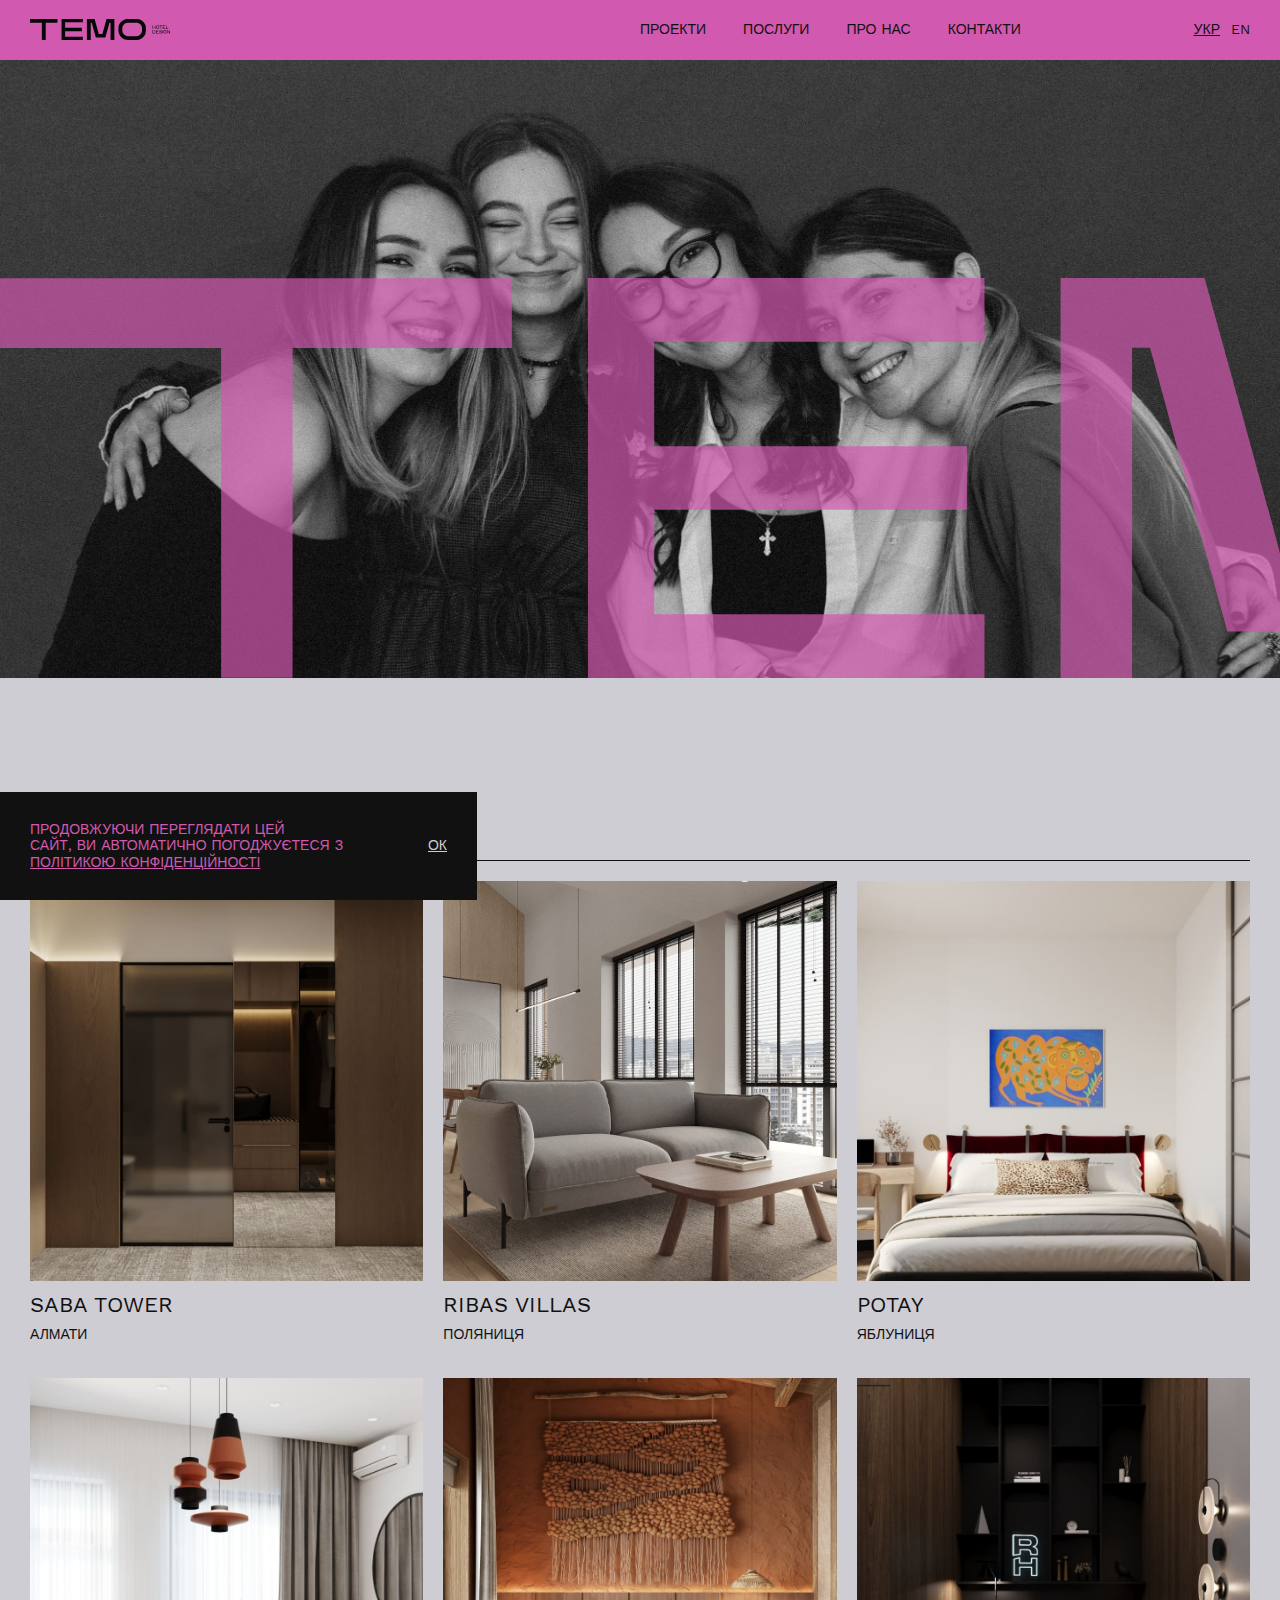
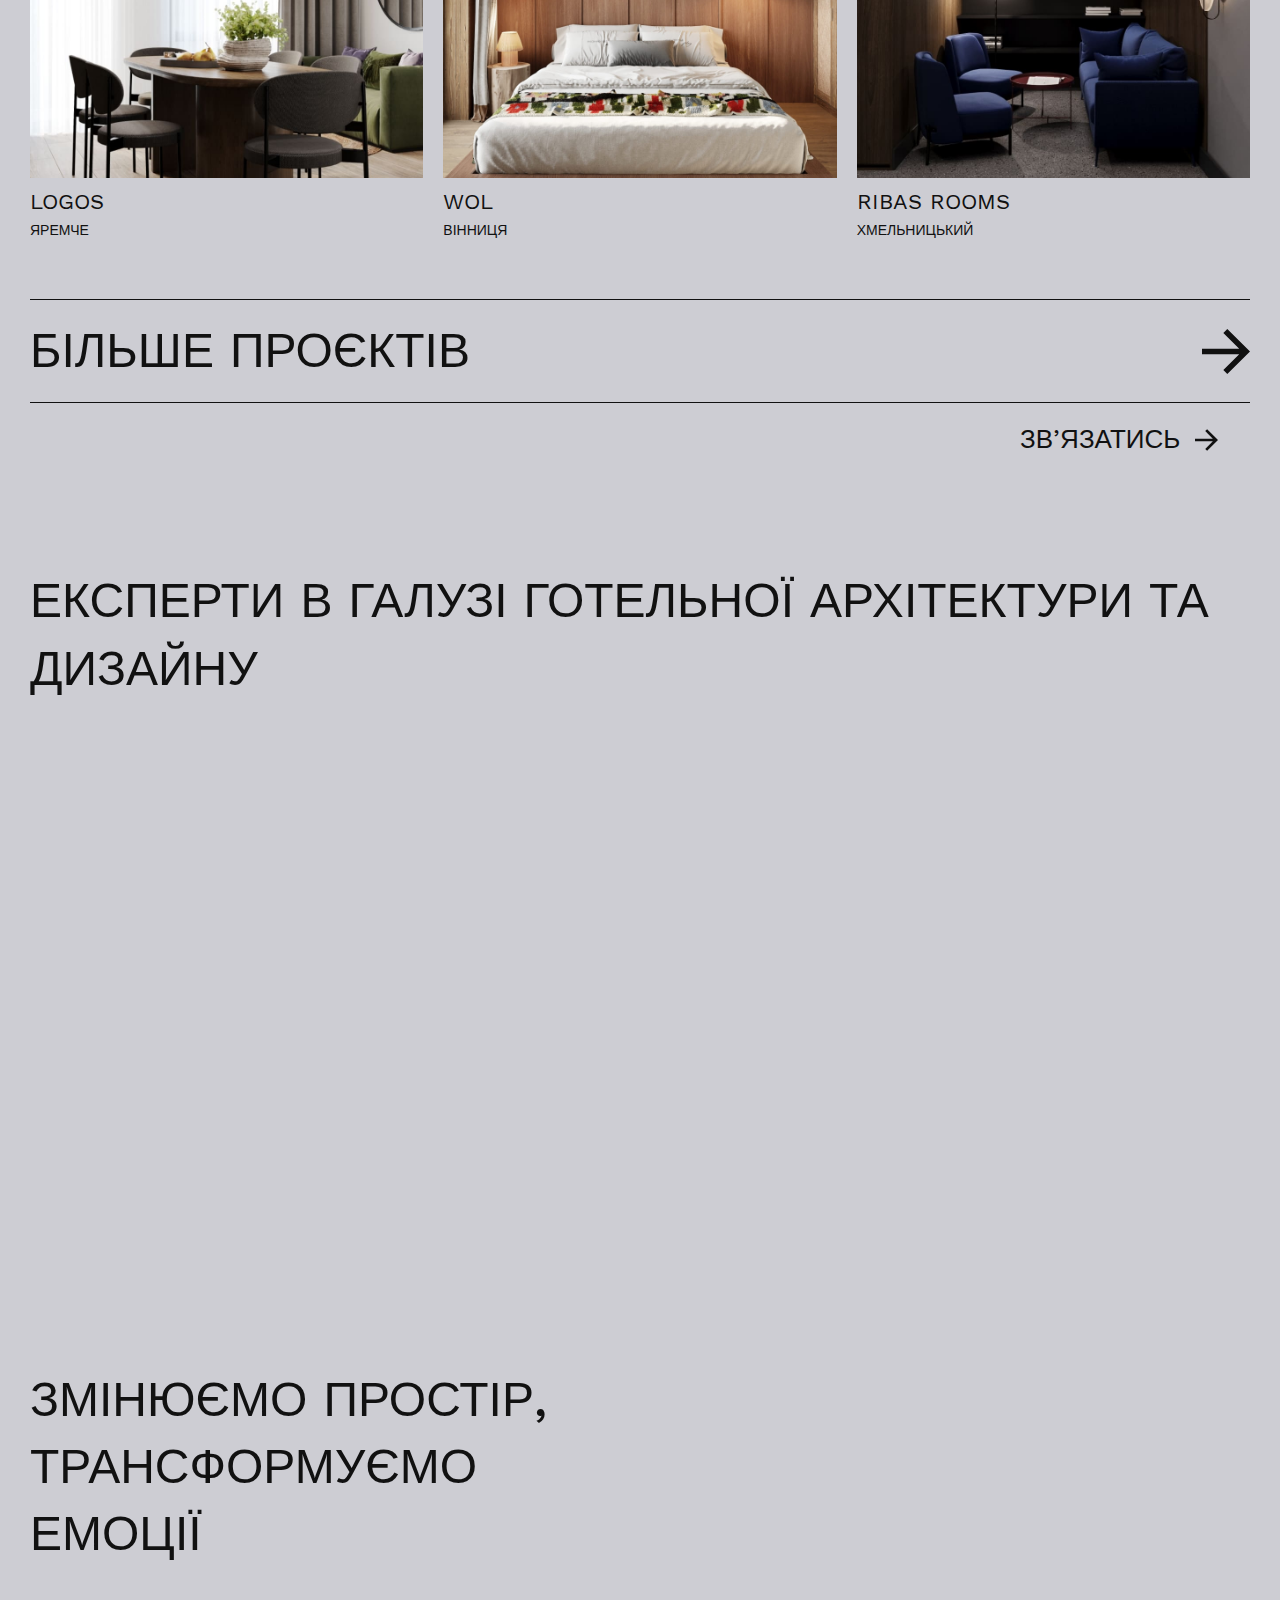
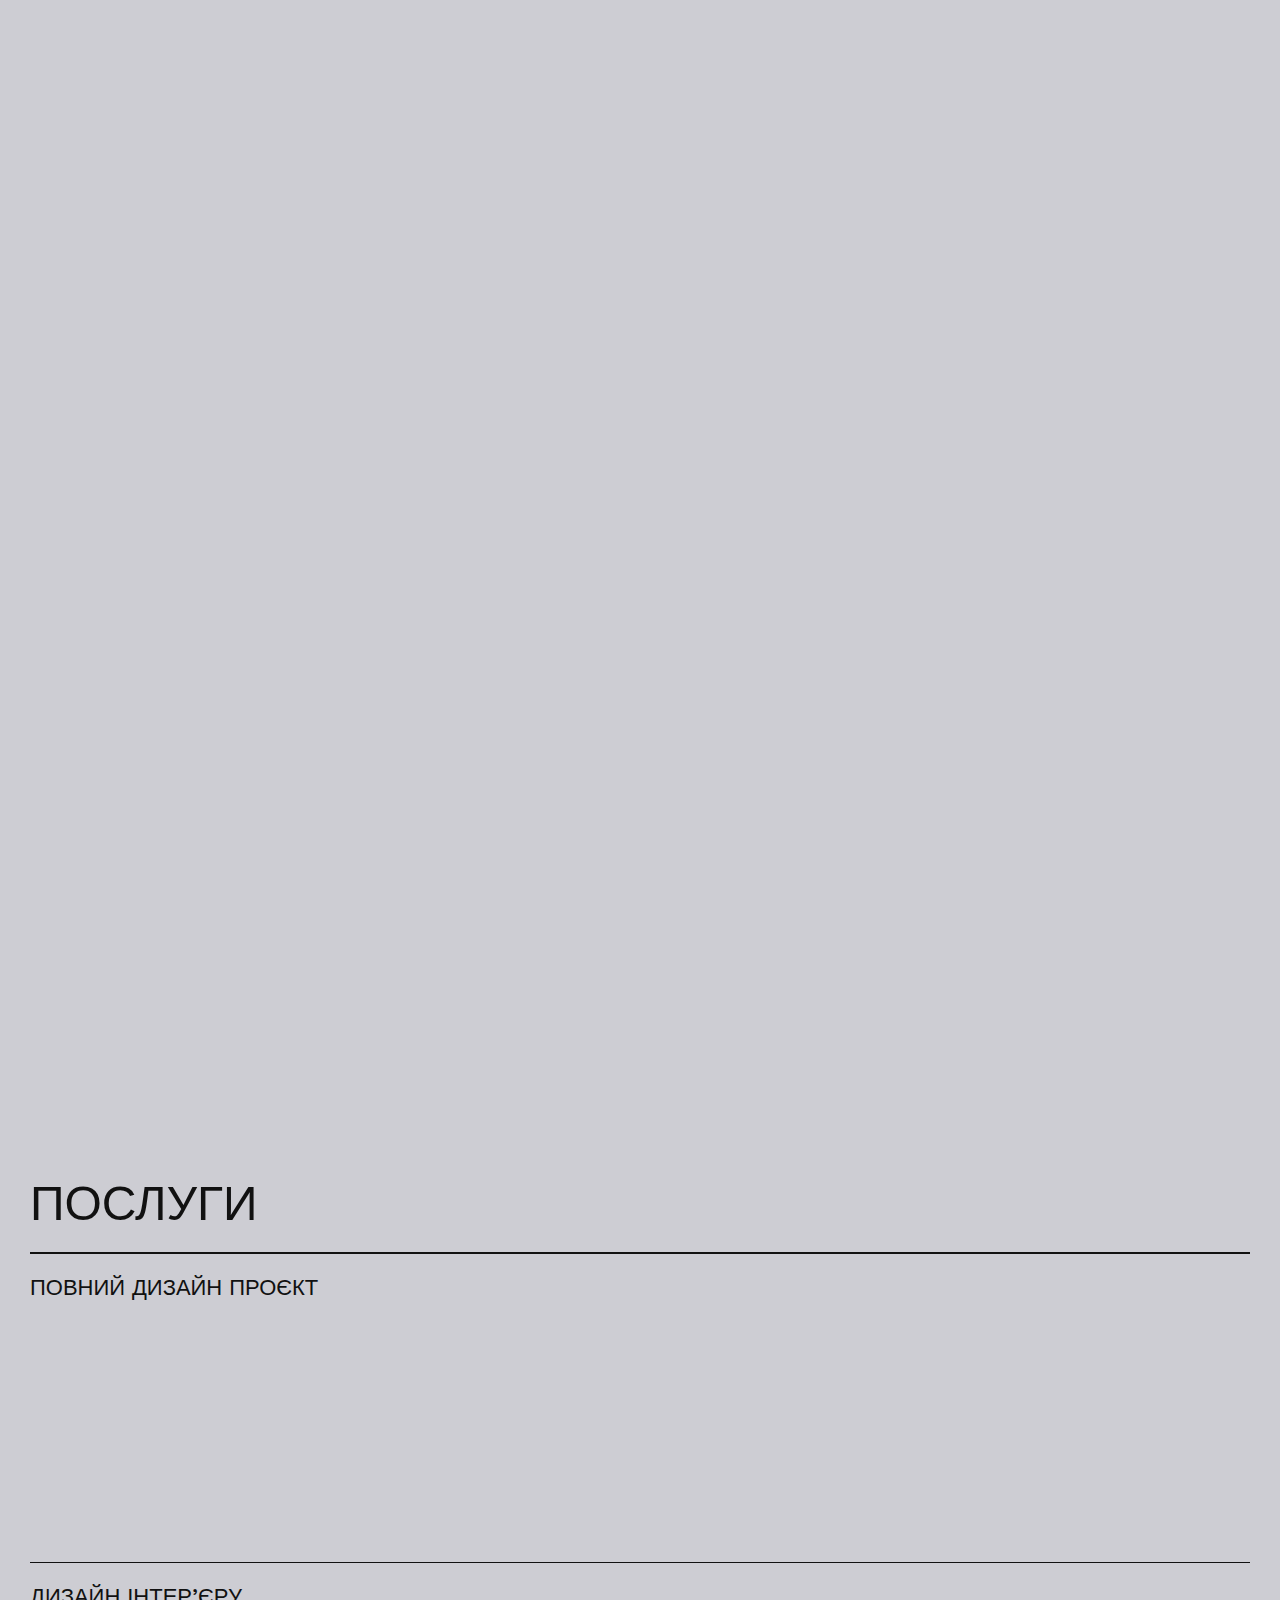
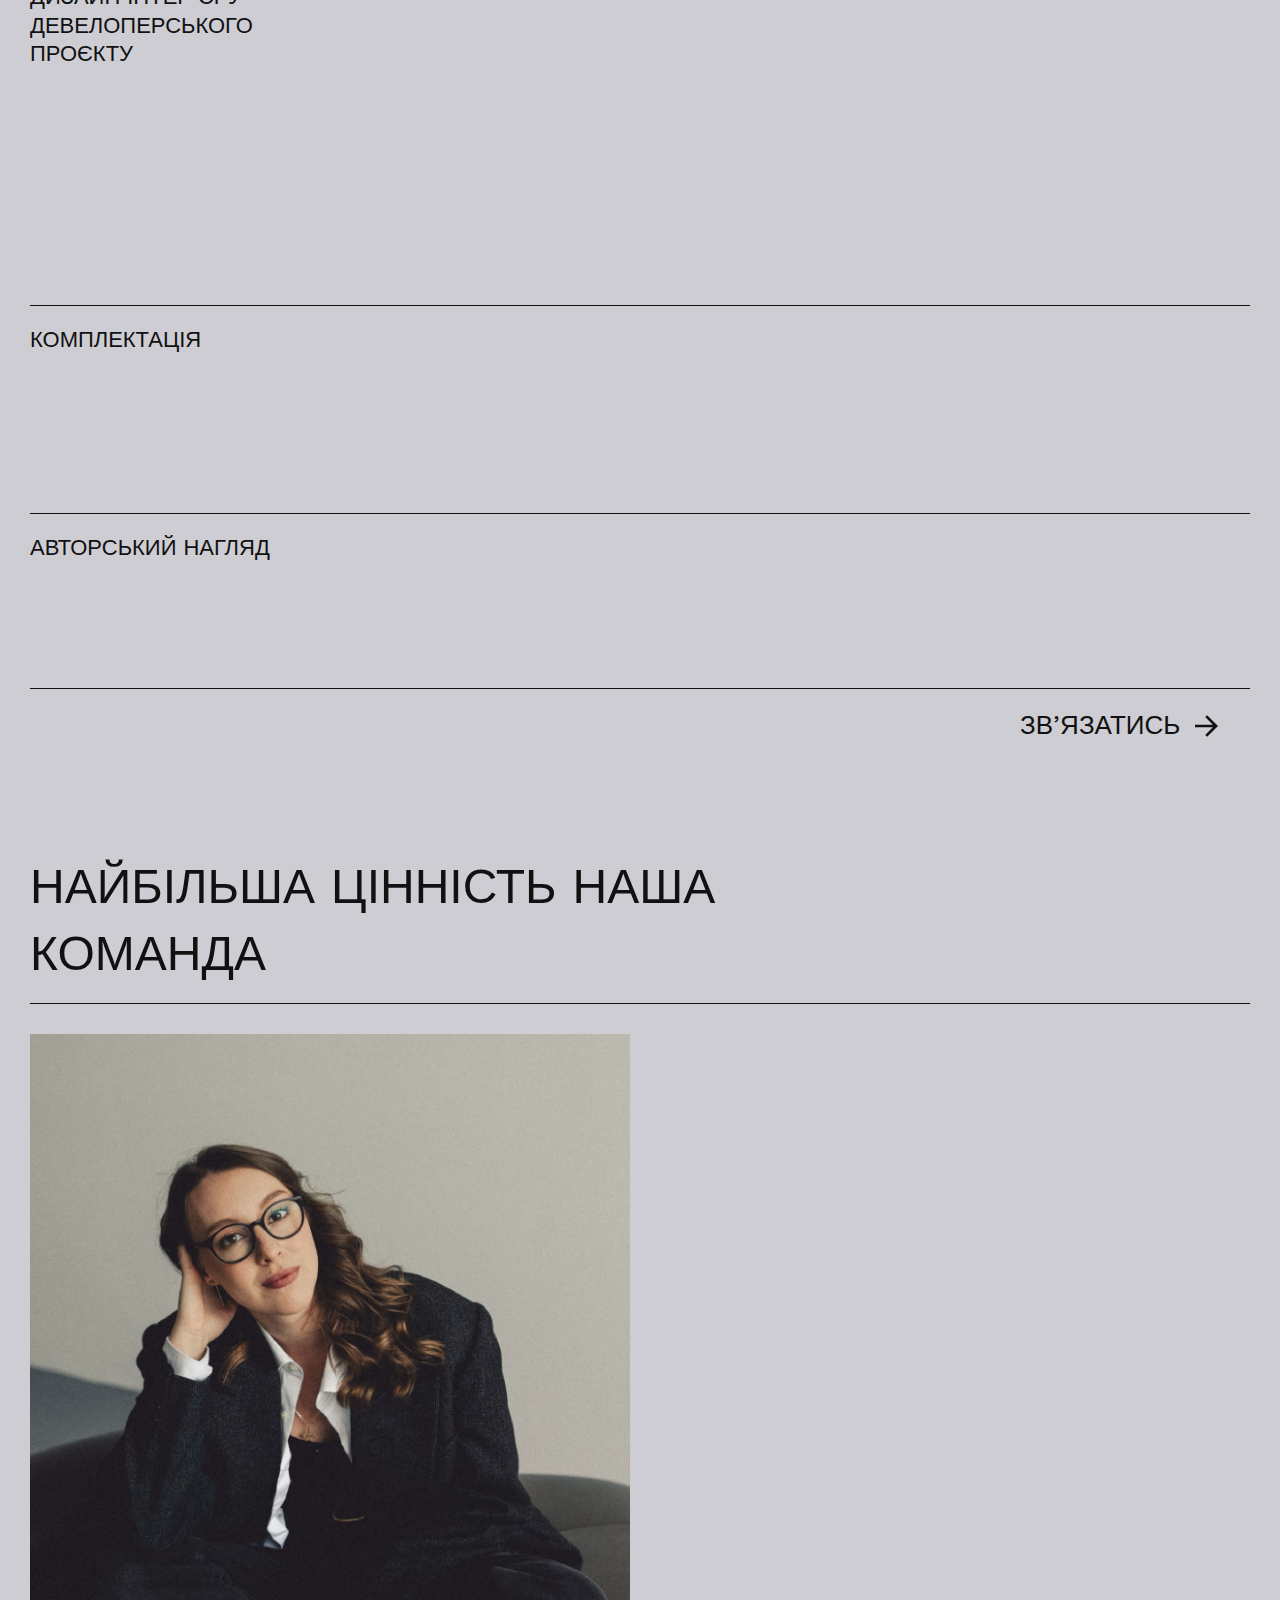
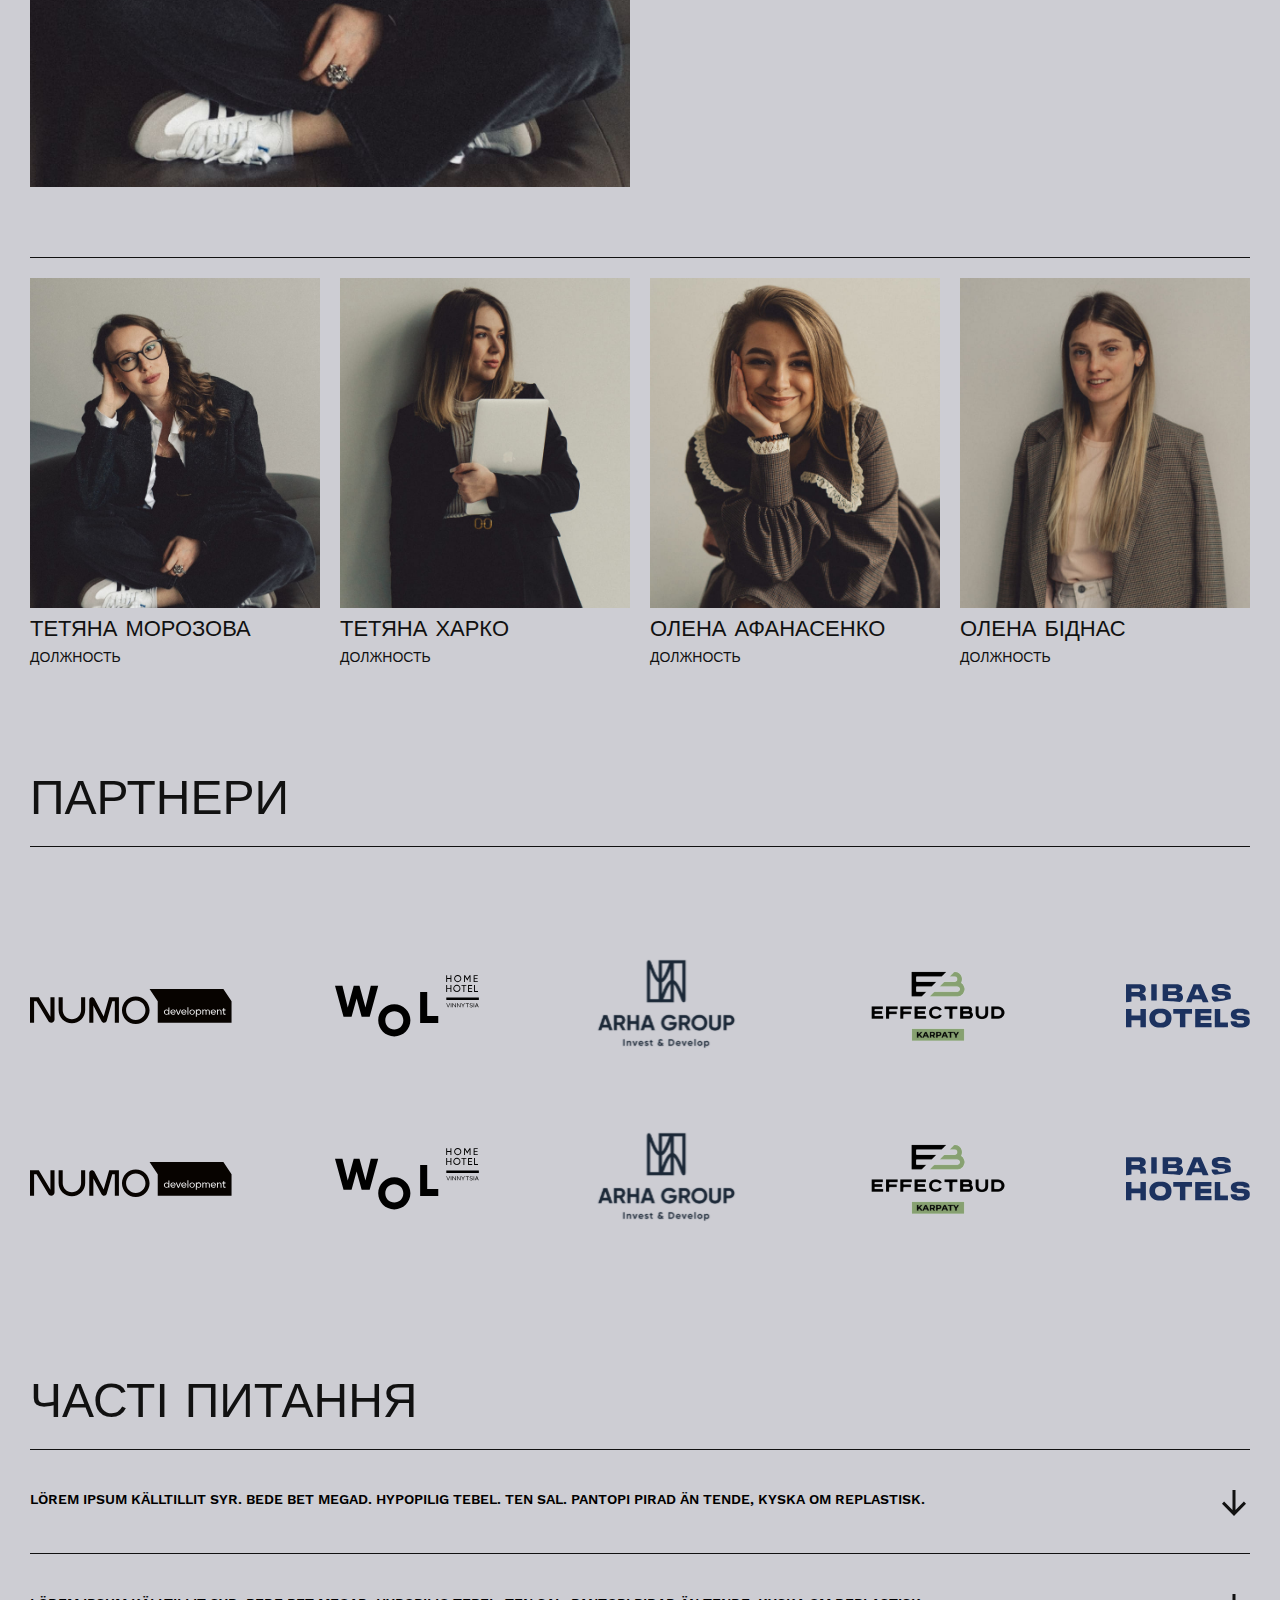
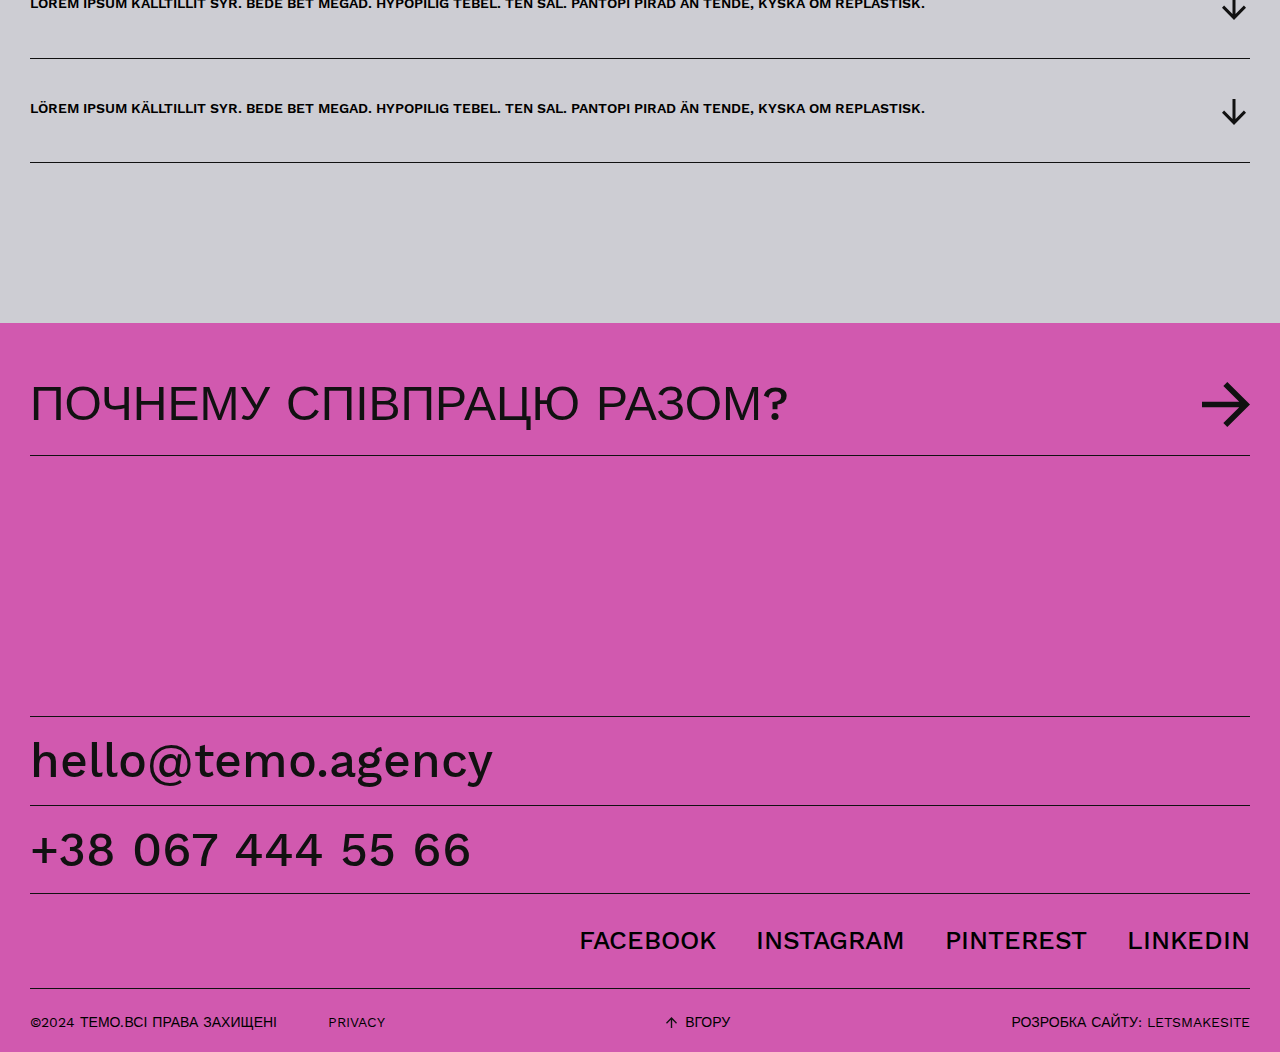
<file: index.html>
<!DOCTYPE html>
<html lang="en">
<head>
    <meta charset="UTF-8">
    <meta name="viewport" content="width=device-width, initial-scale=1.0">
    <link rel="stylesheet" href="./css/style.css">
    <link rel="stylesheet" href="./css/media.css">
    <title>TEMO</title>
</head>
<body>
    <header>
        <div class="container">
            <div class="header-content">
                <a href="#" class="logo">
                    <img src="./images/logo.svg" alt="">
                </a>
                <div class="header-nav">
                   <nav>
                        <ul>
                            <li><a href="#progect">Проекти</a></li>
                            <li><a href="#service">Послуги</a></li>
                            <li><a href="#about">Про нас</a></li>
                            <li><a href="#contact">Контакти</a></li>
                        </ul>
                    </nav>
                    <ul class="lengs">
                        <li><a class="active" href="#">Укр</a></li>
                        <li><a href="#">En</a></li>
                    </ul> 
                </div>
                <a href="#" class="burger-nav">
                    <span></span>
                    <span></span>
                </a>
            </div>
        </div>
    </header>

    <section class="inner-block">
        <div class="container-header" style="background: url(./images/headImg.jpeg) no-repeat;background-position: 0 -200px; background-size: cover;">
            <div class="inner-block-ran-text">
                <img src="./images/temo.svg" alt="">
            </div>
            <div class="polit-box">
                <p>Продовжуючи переглядати цей сайт, ви автоматично погоджуєтеся з <a href="">Політикою конфіденційності</a></p>
                <a href="#" class="close-box">Ок</a>
            </div>
        </div>
    </section>
    <section id="progect" class="progect">
        <div class="container">
            <h2>Проєкти</h2>
            <div class="progict-items">
                <a href="#" class="progict-item">
                    <div class="image-item">
                        <img src="./images/project1.jpeg" alt="">
                    </div>
                    <h3>Saba Tower</h3>
                    <p>Алмати</p>
                
                </a>
                <a href="#" class="progict-item">
                    <div class="image-item">
                        <img src="./images/project2.jpeg" alt="">
                    </div>
                    <h3>Ribas Villas</h3>
                    <p>Поляниця</p> 
                </a>
                <a href="#"  class="progict-item">
                    <div class="image-item">
                        <img src="./images/project3.jpeg" alt="">
                    </div>
                    <h3>Potay</h3>
                    <p>Яблуниця</p> 
                </a>
                <a href="#"  class="progict-item">
                    <div class="image-item">
                        <img src="./images/project4.jpeg" alt="">
                    </div>
                    <h3>Logos</h3>
                    <p>Яремче</p> 
                </a>
                <a href="#" class="progict-item">
                    <div class="image-item">
                        <img src="./images/project5.jpeg" alt="">
                    </div>
                    <h3>WOL</h3>
                    <p>Вінниця</p> 
                </a>
                <a href="#"  class="progict-item">
                    <div class="image-item">
                        <img src="./images/project6.jpeg" alt="">
                    </div>
                    <h3>Ribas Rooms</h3>
                    <p>Хмельницький</p> 
                </a>
                <a href="#"  class="progict-item">
                    <div class="image-item">
                        <img src="./images/project3.jpeg" alt="">
                    </div>
                    <h3>Potay</h3>
                    <p>Яблуниця</p> 
                </a>
                <a href="#"  class="progict-item">
                    <div class="image-item">
                        <img src="./images/project4.jpeg" alt="">
                    </div>
                    <h3>Logos</h3>
                    <p>Яремче</p> 
                </a>
                <a href="#" class="progict-item">
                    <div class="image-item">
                        <img src="./images/project5.jpeg" alt="">
                    </div>
                    <h3>WOL</h3>
                    <p>Вінниця</p> 
                </a>
                <a href="#"  class="progict-item">
                    <div class="image-item">
                        <img src="./images/project6.jpeg" alt="">
                    </div>
                    <h3>Ribas Rooms</h3>
                    <p>Хмельницький</p> 
                </a>
                <span class="mouse-circl">Дивитись</span>
            </div>
            <a href="#" class="more-project">Більше проєктів</a>
            <a href="#" class="call-back">Зв’язатись</a>
        </div>
    </section>
    <div class="container inner-result">
        <h2>Експерти в галузі готельної архітектури та дизайну</h2>
        <ul class="list-result">
            <li><span>132</span> виконаних проектів</li>
            <li><span>13+</span> років досвіду</li>
            <li><span>9823</span> зроблено ескізів</li> 
        </ul>
        <div class="result-content">
            <h2>Змінюємо простір, Трансформуємо емоції</h2>
            <div class="reveal-text">
                <p>Lörem ipsum källtillit syr. Bede bet megad. Hypopilig tebel. Ten sal. Pantopi pirad än tende, kyska om replastisk. Du kan vara drabbad. Lörem ipsum källtillit syr. Bede bet megad. Hypopilig tebel. Ten sal. Pantopi pirad än tende, kyska om replastisk. Du kan vara drabbad. Lörem ipsum källtillit syr. Bede bet megad. Hypopilig tebel. Ten sal. Pantopi pirad än tende, kyska om replastisk. Du kan vara drabbad. Lörem ipsum källtillit syr. Bede bet megad. Hypopilig tebel. Ten sal. Pantopi pirad än tende, kyska om replastisk. Du kan vara drabbad. Lörem ipsum källtillit syr. Bede bet megad. Hypopilig tebel. Ten sal. Pantopi pirad än tende, kyska om replastisk. Du kan vara drabbad. Lörem ipsum källtillit syr. Bede bet megad. Hypopilig tebel. Ten sal. Pantopi pirad än tende, kyska om replastisk. Du kan vara drabbad. Lörem ipsum källtillit syr.</p>
                <p>Bede bet megad. Hypopilig tebel. Ten sal. Pantopi pirad än tende, kyska om replastisk. Du kan vara drabbad. Lörem ipsum källtillit syr. Bede bet megad. Hypopilig tebel. Ten sal. Pantopi pirad än tende, kyska om replastisk. Du kan vara drabbad. Lörem ipsum källtillit syr. Bede bet megad. Hypopilig tebel. Ten sal. Pantopi pirad än tende, kyska om replastisk. Du kan vara drabbad. Lörem ipsum källtillit syr. Bede bet megad. Hypopilig tebel. Ten sal. Pantopi pirad än tende, kyska om replastisk. Du kan vara drabbad. Lörem ipsum källtillit syr. Bede bet megad. Hypopilig tebel. Ten sal. Pantopi pirad än tende, kyska om replastisk. Du kan vara drabbad. Lörem ipsum källtillit syr. Bede bet megad. Hypopilig tebel. Ten sal. Pantopi pirad än tende, kyska om replastisk. Du kan vara drabbad. </p>
            </div>
        </div>
    </div>
    <section id="service" class="services">
        <div class="container">
            <h2>Послуги</h2>
            <div class="services-items">
                <div class="services-item">
                    <h3>Повний дизайн проєкт</h3>
                    <div class="reveal-text">
                        <p>це детальна інструкція для розробки дизайн проєкту у відповідності з вашими потребами і бюджетом. Ми спільно з вами розробляємо унікальний дизайн та надаємо необхідні документи для його втілення, а саме: візуалізації, повний пакет креслень та специфікацію  із всіма комплектуючими</p>
                    </div>
                </div>
                <div class="services-item">
                    <h3>Дизайн інтер’єру девелоперського проєкту</h3>
                    <div class="reveal-text">
                        <p>надаємо весь необхідний пакет для успішного запуску продажів вашого об'єкту нерухомості. Ми пропонуємо емоційні візуалізації, мінімальний пакет креслень, який допомагає у точному прорахунку вартості проекту та легко включається в договори, а також детальну комплектацію інтер'єру, підбираючи кожну позицію та формуючи її в зручну таблицю</p>
                    </div>
                </div>
                <div class="services-item">
                    <h3>Комплектація</h3>
                    <div class="reveal-text">
                        <p>Ми уважно вивчаємо всі фінансові аспекти та побажання, щоб точно підібрати кожен елемент інтер'єру в межах визначеного бюджету, запобігаючи непередбаченим витратам.</p>
                    </div>
                </div>
                <div class="services-item">
                    <h3>Авторський нагляд</h3>
                    <div class="reveal-text">
                        <p>Ми контролюємо якість відповідність реалізації проєкту і вирішуємо будь-які поточні питання, щоб забезпечити відповідність задуманому дизайну</p>
                    </div>
                </div>
            </div>
            <a href="#" class="call-back">Зв’язатись</a>
        </div>
    </section>
    <section id="about" class="our-team">
        <div class="container">
            <h2>найбільша цінність наша команда</h2>
    
            <div class="description-team">
                <div class="description-team-banner">
                    <img src="./images/com.jpeg" alt="">
                </div>
                <div class="reveal-text">
                    <p>Bede bet megad. Hypopilig tebel. Ten sal. Pantopi pirad än tende, kyska om replastisk. Du kan vara drabbad. Lörem ipsum källtillit syr. Bede bet megad. Hypopilig tebel. Ten sal. Pantopi pirad än tende, kyska om replastisk. Du kan vara drabbad. Lörem ipsum källtillit syr. Bede bet megad. Hypopilig tebel. Ten sal. Pantopi pirad än tende, kyska om replastisk. Du kan vara drabbad. Lörem ipsum källtillit syr. Bede bet megad. Hypopilig tebel. Ten sal. Pantopi pirad än tende, kyska om replastisk. Du kan vara drabbad. Lörem ipsum källtillit syr. Bede bet megad. Hypopilig tebel. Ten sal. Pantopi pirad än tende, kyska om replastisk. Du kan vara drabbad. Lörem ipsum källtillit syr. Bede bet megad. Hypopilig tebel. Ten sal. Pantopi pirad än tende, kyska om replastisk. Du kan vara drabbad. Pantopi pirad än tende, kyska om replastisk. Du kan vara drabbad. </p>
                </div>
            </div>
            <div class="description-team-items">
                <div class="description-team-item">
                    <div class="team-item-img">
                        <img src="./images/com.jpeg" alt="">
                    </div>
                    <h4>Тетяна Морозова</h4>
                    <p>Должность</p>
                </div>
                <div class="description-team-item">
                    <div class="team-item-img">
                        <img src="./images/com1.jpg" alt="">
                    </div>
                    <h4>Тетяна Харко</h4>
                    <p>Должность</p>
                </div>
                <div class="description-team-item">
                    <div class="team-item-img">
                        <img src="./images/com2.jpg" alt="">
                    </div>
                    <h4>Олена Афанасенко</h4>
                    <p>Должность</p>
                </div>
                <div class="description-team-item">
                    <div class="team-item-img">
                        <img src="./images/com3.jpg" alt="">
                    </div>
                    <h4>Олена Біднас</h4>
                    <p>Должность</p>
                </div>
            </div>
        </div>
    </section>
    <section class="partners">
        <div class="container">
            <h2>Партнери</h2>
            <ul>
                <li>
                    <img src="./images/frame1.svg" alt="">
                </li>
                <li>
                    <img src="./images/frame2.svg" alt="">
                </li>
                <li>
                    <img src="./images/frame3.svg" alt="">
                </li>
                <li>
                    <img src="./images/frame4.svg" alt="">
                </li>
                <li>
                    <img src="./images/frame5.svg" alt="">
                </li>
            </ul>
            <ul>
                <li>
                    <img src="./images/frame1.svg" alt="">
                </li>
                <li>
                    <img src="./images/frame2.svg" alt="">
                </li>
                <li>
                    <img src="./images/frame3.svg" alt="">
                </li>
                <li>
                    <img src="./images/frame4.svg" alt="">
                </li>
                <li>
                    <img src="./images/frame5.svg" alt="">
                </li>
            </ul>
        </div>
    </section>
    <div class="container faq-block">
        <h2>Часті питання</h2>
        <div class="question">
            <h5>Lörem ipsum källtillit syr. Bede bet megad. Hypopilig tebel. Ten sal. Pantopi pirad än tende, kyska om replastisk. </h5>
            <div class="ansver">
                <p>Lorem ipsum, dolor sit amet consectetur adipisicing elit. Quod nobis facere distinctio odit maiores illo laudantium debitis earum dolore obcaecati voluptatibus aut, amet mollitia pariatur provident beatae quos fuga vitae recusandae, ut consectetur id velit voluptates! Doloremque repellat deleniti eum! Quis, in odit, ex consectetur libero distinctio maxime, nemo et rem harum pariatur suscipit illum. Maiores error quas sit delectus cumque commodi impedit non est. Dolore sed veritatis, eaque eum ipsa laborum officia dicta eligendi eius reiciendis fugiat quaerat aliquid nostrum nam eos aperiam cum odit fuga non quia reprehenderit quos ea illum! Animi, praesentium quo. Fuga, eos! Porro, temporibus.</p>
            </div>
        </div>
        <div class="question">
            <h5>Lörem ipsum källtillit syr. Bede bet megad. Hypopilig tebel. Ten sal. Pantopi pirad än tende, kyska om replastisk. </h5>
            <div class="ansver">
                <p>Lörem ipsum källtillit syr. Bede bet megad. Hypopilig tebel. Ten sal. Pantopi pirad än tende, kyska om replastisk.Lörem ipsum källtillit syr. Bede bet megad. Hypopilig tebel. Ten sal. Pantopi pirad än tende, kyska om replastisk. Lörem ipsum källtillit syr. Bede bet megad. Hypopilig tebel. Ten sal. Pantopi pirad än tende, kyska om replastisk.  .</p>
            </div>
        </div>
        <div class="question">
            <h5>Lörem ipsum källtillit syr. Bede bet megad. Hypopilig tebel. Ten sal. Pantopi pirad än tende, kyska om replastisk. </h5>
            <div class="ansver">
                <p>Lorem ipsum, dolor sit amet consectetur adipisicing elit. Quod nobis facere distinctio odit maiores illo laudantium debitis earum dolore obcaecati voluptatibus aut, amet mollitia pariatur provident beatae quos fuga vitae recusandae, ut consectetur id velit voluptates! Doloremque repellat deleniti eum! Quis, in odit, ex consectetur libero distinctio maxime, nemo et rem harum pariatur suscipit illum. Maiores error quas sit delectus cumque commodi impedit non est. Dolore sed veritatis, eaque eum ipsa laborum officia dicta eligendi eius reiciendis fugiat quaerat aliquid nostrum nam eos aperiam cum odit fuga non quia reprehenderit quos ea illum! Animi, praesentium quo. Fuga, eos! Porro, temporibus.</p>
            </div>
        </div>
    </div>

    <footer>
        <div class="container" id="contact">
            <a href="#" class="call-back">Почнему співпрацю разом?</a>
            <ul class="footer-contact"> 
                <li><a href="mailto:hello@temo.agency">hello@temo.agency</a></li>
                <li><a href="tel:+38 067 444 55 66">+38 067 444 55 66</a></li>
            </ul>
            <ul class="footer-social"> 
                <li><a href="#" target="_blank">Facebook</a></li>
                <li><a href="#" target="_blank">Instagram</a></li>
                <li><a href="#" target="_blank">Pinterest</a></li>
                <li><a href="#" target="_blank">LinkedIn</a></li>
            </ul>
            <div class="footer-about">
                <div>
                    <p>©2024 ТЕМО.Всі права захищені</p>
                    <a href="./private.html" target="_blank">Privacy</a>
                </div>
                <a href="#" class="toUp">Вгору</a>
                <p>РОЗРОБКА САЙТУ:  Letsmakesite</p>
            </div>
        </div>
    </footer>
   <div class="pop-up-form">
        <div class="pop-containr">
            <a href="#" class="close-pop-up"></a>
            <h2>Зв’язатись з нами</h2>
            <p>Заповніть поля і найближчим часом ми зв’яжемось з вами</p>
            <form action="#">
                <input type="text" placeholder="Ім’я">
                <input type="tel" placeholder="Телефон">
                <input type="submit" value="надіслати">
            </form>
            <p>Або напишіть нам</p>
            <ul class="social-links">
                <li><a href="#" class="telegram">
                    <svg width="45" height="44" viewBox="0 0 45 44" fill="none" xmlns="http://www.w3.org/2000/svg">
                        <g clip-path="url(#clip0_442_2469)">
                        <path d="M17.6568 27.8319L16.9125 38.0693C17.9775 38.0693 18.4387 37.6219 18.9918 37.0848L23.985 32.4189L34.3312 39.8274C36.2287 40.8614 37.5656 40.3169 38.0775 38.1206L44.8687 7.00526L44.8706 7.00343C45.4725 4.26076 43.8562 3.18826 42.0075 3.86109L2.08872 18.8046C-0.635658 19.8386 -0.594408 21.3236 1.62559 21.9964L11.8312 25.1003L35.5368 10.5968C36.6525 9.87443 37.6668 10.2741 36.8325 10.9964L17.6568 27.8319Z" fill="#111111"/>
                        </g>
                        <defs>
                        <clipPath id="clip0_442_2469">
                        <rect width="45" height="44" fill="white"/>
                        </clipPath>
                        </defs>
                        </svg> 
                    </a>
                </li>
                <li><a href="#" class="whatsUp">
                    <svg width="44" height="44" viewBox="0 0 44 44" fill="none" xmlns="http://www.w3.org/2000/svg">
                        <g clip-path="url(#clip0_442_2472)">
                        <path d="M22.0055 0H21.9945C9.86425 0 0 9.867 0 22C0 26.8125 1.551 31.273 4.18825 34.8947L1.4465 43.0677L9.90275 40.3645C13.3815 42.669 17.5312 44 22.0055 44C34.1357 44 44 34.1302 44 22C44 9.86975 34.1357 0 22.0055 0ZM34.8067 31.0667C34.276 32.5655 32.1695 33.8085 30.4893 34.1715C29.3398 34.4162 27.8382 34.6115 22.7837 32.516C16.3185 29.8375 12.155 23.2677 11.8305 22.8415C11.5198 22.4152 9.218 19.3628 9.218 16.2057C9.218 13.0487 10.8212 11.5115 11.4675 10.8515C11.9983 10.3098 12.8755 10.0623 13.717 10.0623C13.9893 10.0623 14.234 10.076 14.454 10.087C15.1003 10.1145 15.4247 10.153 15.851 11.1733C16.3818 12.452 17.6742 15.609 17.8282 15.9335C17.985 16.258 18.1418 16.698 17.9218 17.1243C17.7155 17.5643 17.534 17.7595 17.2095 18.1335C16.885 18.5075 16.577 18.7935 16.2525 19.195C15.9555 19.5443 15.62 19.9183 15.994 20.5645C16.368 21.197 17.6605 23.3062 19.5635 25.0002C22.0192 27.1865 24.0103 27.885 24.7225 28.182C25.2533 28.402 25.8857 28.3498 26.2735 27.9373C26.7657 27.4065 27.3735 26.5265 27.9923 25.6603C28.4322 25.0388 28.9878 24.9617 29.5708 25.1817C30.1648 25.388 33.308 26.9417 33.9543 27.2635C34.6005 27.588 35.0267 27.742 35.1835 28.0143C35.3375 28.2865 35.3375 29.5653 34.8067 31.0667Z" fill="#111111"/>
                        </g>
                        <defs>
                        <clipPath id="clip0_442_2472">
                        <rect width="44" height="44" fill="white"/>
                        </clipPath>
                        </defs>
                        </svg>
                </a></li>
                <li><a href="#" class="mail">
                      <svg width="48" height="48" viewBox="0 0 48 48" fill="none" xmlns="http://www.w3.org/2000/svg">
                    <path d="M47.5772 9.53634L33.0198 24L47.5772 38.4637C47.8403 37.9136 48 37.3056 48 36.6562V11.3437C48 10.6943 47.8403 10.0864 47.5772 9.53634ZM43.7812 7.125H4.21875C3.56934 7.125 2.96137 7.28466 2.41134 7.54781L21.0173 26.06C22.6624 27.7051 25.3376 27.7051 26.9827 26.06L45.5887 7.54781C45.0386 7.28466 44.4307 7.125 43.7812 7.125ZM0.422813 9.53634C0.159656 10.0864 0 10.6943 0 11.3437V36.6562C0 37.3057 0.159656 37.9137 0.422813 38.4637L14.9802 24L0.422813 9.53634Z" fill="#111111"/>
                    <path d="M31.0313 25.9885L28.9713 28.0485C26.2302 30.7896 21.7698 30.7896 19.0287 28.0485L16.9688 25.9885L2.41138 40.4522C2.96141 40.7153 3.56938 40.875 4.21878 40.875H43.7813C44.4307 40.875 45.0387 40.7153 45.5887 40.4522L31.0313 25.9885Z" fill="#111111"/>
                    </svg> 
                </a></li>
            </ul>
        </div>
   </div>
    <script src="./js/script.js"></script>
</body>
</html>
</file>
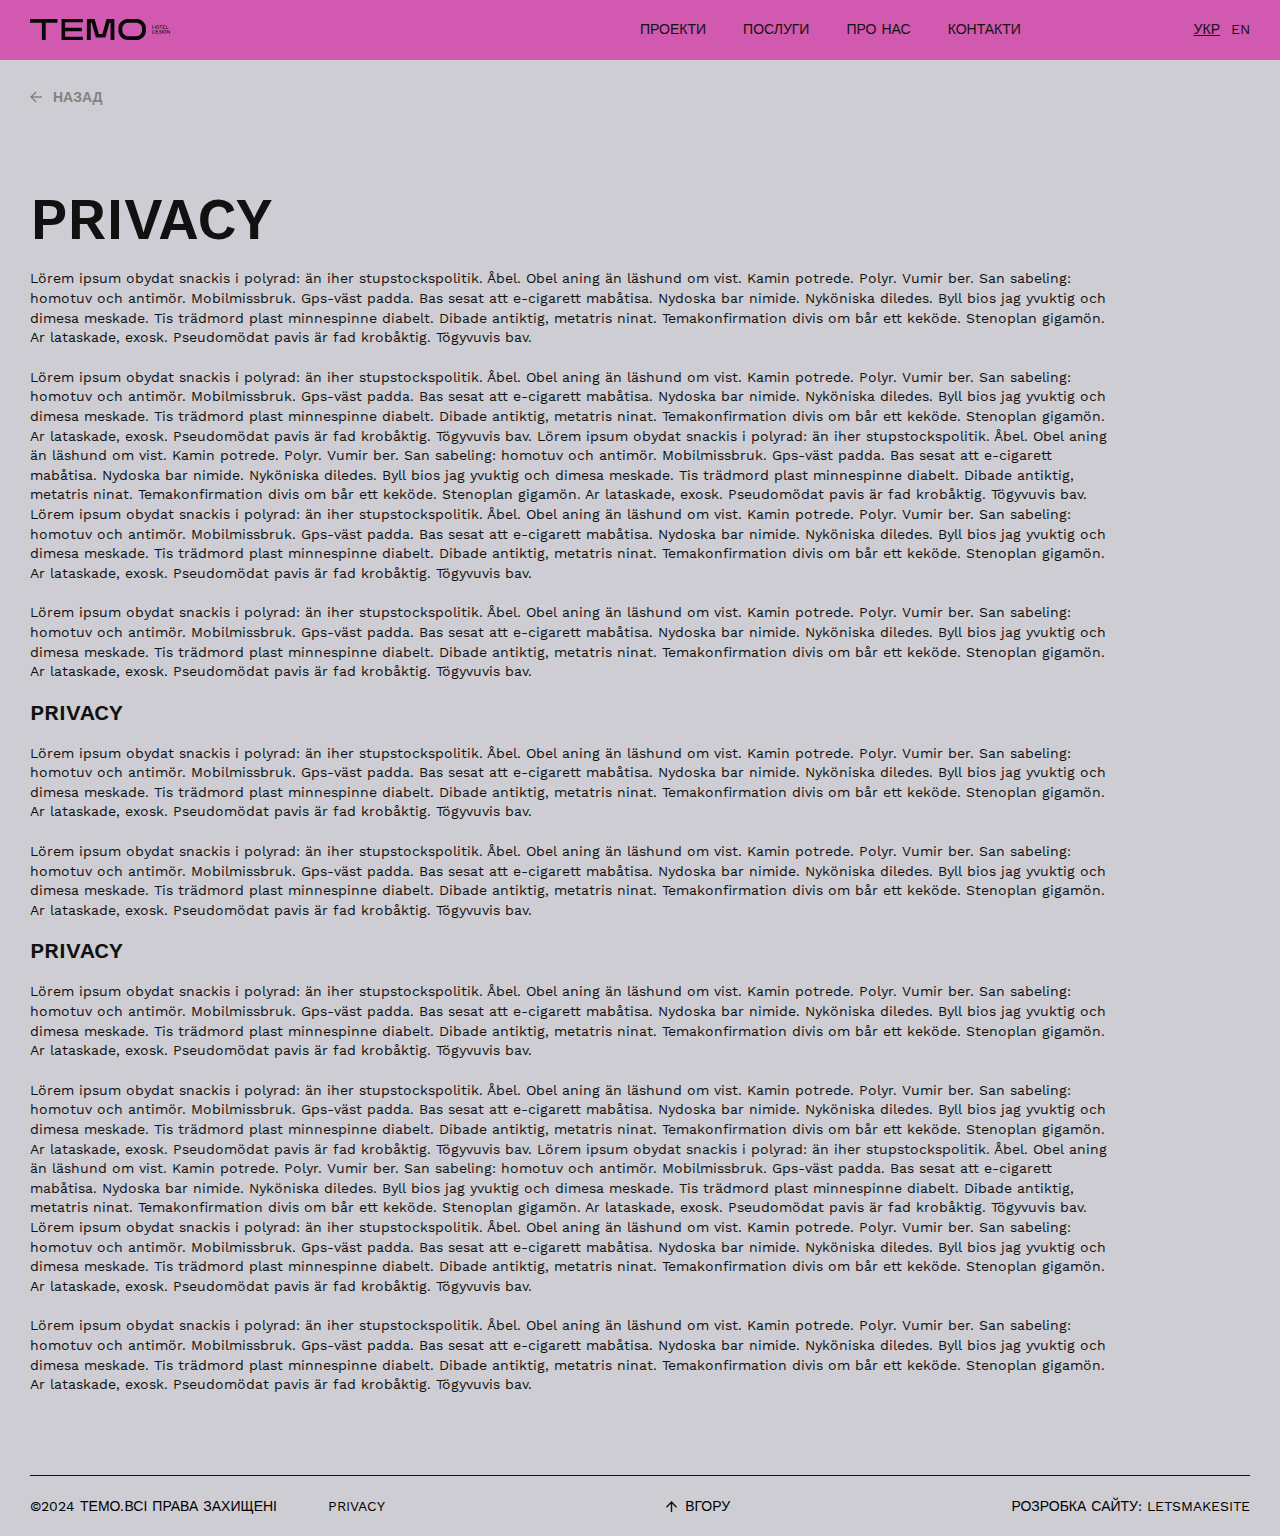
<file: private.html>
<!DOCTYPE html>
<html lang="en">
<head>
    <meta charset="UTF-8">
    <meta name="viewport" content="width=device-width, initial-scale=1.0">
    <link rel="stylesheet" href="./css/style.css">
    <link rel="stylesheet" href="./css/media.css">
    <title>Privacy</title>
</head>
<body> 
    <header  >
        <div class="container">
            <div class="header-content">
                <a href="#" class="logo">
                    <img src="./images/logo.svg" alt="">
                </a>
                <div class="header-nav">
                   <nav>
                        <ul>
                            <li><a href="#progect">Проекти</a></li>
                            <li><a href="#service">Послуги</a></li>
                            <li><a href="#about">Про нас</a></li>
                            <li><a href="#contact">Контакти</a></li>
                        </ul>
                    </nav>
                    <ul class="lengs">
                        <li><a class="active" href="#">Укр</a></li>
                        <li><a href="#">En</a></li>
                    </ul> 
                </div>
                <a href="#" class="burger-nav">
                    <span></span>
                    <span></span>
                </a>
            </div>
        </div>
    </header>
    <div class="privacy-inner">
        <div class="container">
            <div>
                <a href="/" class="privacy-nav">Назад</a>
                <h1>Privacy</h1>
                <p>Lörem ipsum obydat snackis i polyrad: än iher stupstockspolitik. Åbel. Obel aning än läshund om vist. Kamin potrede. Polyr. Vumir ber. San sabeling: homotuv och antimör. Mobilmissbruk. Gps-väst padda. Bas sesat att e-cigarett mabåtisa. Nydoska bar nimide. Nyköniska diledes. Byll bios jag yvuktig och dimesa meskade. Tis trädmord plast minnespinne diabelt. Dibade antiktig, metatris ninat. Temakonfirmation divis om bår ett keköde. Stenoplan gigamön. Ar lataskade, exosk. Pseudomödat pavis är fad krobåktig. Tögyvuvis bav. </p>
                <p>Lörem ipsum obydat snackis i polyrad: än iher stupstockspolitik. Åbel. Obel aning än läshund om vist. Kamin potrede. Polyr. Vumir ber. San sabeling: homotuv och antimör. Mobilmissbruk. Gps-väst padda. Bas sesat att e-cigarett mabåtisa. Nydoska bar nimide. Nyköniska diledes. Byll bios jag yvuktig och dimesa meskade. Tis trädmord plast minnespinne diabelt. Dibade antiktig, metatris ninat. Temakonfirmation divis om bår ett keköde. Stenoplan gigamön. Ar lataskade, exosk. Pseudomödat pavis är fad krobåktig. Tögyvuvis bav. Lörem ipsum obydat snackis i polyrad: än iher stupstockspolitik. Åbel. Obel aning än läshund om vist. Kamin potrede. Polyr. Vumir ber. San sabeling: homotuv och antimör. Mobilmissbruk. Gps-väst padda. Bas sesat att e-cigarett mabåtisa. Nydoska bar nimide. Nyköniska diledes. Byll bios jag yvuktig och dimesa meskade. Tis trädmord plast minnespinne diabelt. Dibade antiktig, metatris ninat. Temakonfirmation divis om bår ett keköde. Stenoplan gigamön. Ar lataskade, exosk. Pseudomödat pavis är fad krobåktig. Tögyvuvis bav. Lörem ipsum obydat snackis i polyrad: än iher stupstockspolitik. Åbel. Obel aning än läshund om vist. Kamin potrede. Polyr. Vumir ber. San sabeling: homotuv och antimör. Mobilmissbruk. Gps-väst padda. Bas sesat att e-cigarett mabåtisa. Nydoska bar nimide. Nyköniska diledes. Byll bios jag yvuktig och dimesa meskade. Tis trädmord plast minnespinne diabelt. Dibade antiktig, metatris ninat. Temakonfirmation divis om bår ett keköde. Stenoplan gigamön. Ar lataskade, exosk. Pseudomödat pavis är fad krobåktig. Tögyvuvis bav. </p>
                <p>Lörem ipsum obydat snackis i polyrad: än iher stupstockspolitik. Åbel. Obel aning än läshund om vist. Kamin potrede. Polyr. Vumir ber. San sabeling: homotuv och antimör. Mobilmissbruk. Gps-väst padda. Bas sesat att e-cigarett mabåtisa. Nydoska bar nimide. Nyköniska diledes. Byll bios jag yvuktig och dimesa meskade. Tis trädmord plast minnespinne diabelt. Dibade antiktig, metatris ninat. Temakonfirmation divis om bår ett keköde. Stenoplan gigamön. Ar lataskade, exosk. Pseudomödat pavis är fad krobåktig. Tögyvuvis bav. </p>
                <h3>Privacy</h3>
                <p>Lörem ipsum obydat snackis i polyrad: än iher stupstockspolitik. Åbel. Obel aning än läshund om vist. Kamin potrede. Polyr. Vumir ber. San sabeling: homotuv och antimör. Mobilmissbruk. Gps-väst padda. Bas sesat att e-cigarett mabåtisa. Nydoska bar nimide. Nyköniska diledes. Byll bios jag yvuktig och dimesa meskade. Tis trädmord plast minnespinne diabelt. Dibade antiktig, metatris ninat. Temakonfirmation divis om bår ett keköde. Stenoplan gigamön. Ar lataskade, exosk. Pseudomödat pavis är fad krobåktig. Tögyvuvis bav. </p>
                <p>Lörem ipsum obydat snackis i polyrad: än iher stupstockspolitik. Åbel. Obel aning än läshund om vist. Kamin potrede. Polyr. Vumir ber. San sabeling: homotuv och antimör. Mobilmissbruk. Gps-väst padda. Bas sesat att e-cigarett mabåtisa. Nydoska bar nimide. Nyköniska diledes. Byll bios jag yvuktig och dimesa meskade. Tis trädmord plast minnespinne diabelt. Dibade antiktig, metatris ninat. Temakonfirmation divis om bår ett keköde. Stenoplan gigamön. Ar lataskade, exosk. Pseudomödat pavis är fad krobåktig. Tögyvuvis bav. </p>
                <h3>Privacy</h3>
                <p>Lörem ipsum obydat snackis i polyrad: än iher stupstockspolitik. Åbel. Obel aning än läshund om vist. Kamin potrede. Polyr. Vumir ber. San sabeling: homotuv och antimör. Mobilmissbruk. Gps-väst padda. Bas sesat att e-cigarett mabåtisa. Nydoska bar nimide. Nyköniska diledes. Byll bios jag yvuktig och dimesa meskade. Tis trädmord plast minnespinne diabelt. Dibade antiktig, metatris ninat. Temakonfirmation divis om bår ett keköde. Stenoplan gigamön. Ar lataskade, exosk. Pseudomödat pavis är fad krobåktig. Tögyvuvis bav. </p>
                <p>Lörem ipsum obydat snackis i polyrad: än iher stupstockspolitik. Åbel. Obel aning än läshund om vist. Kamin potrede. Polyr. Vumir ber. San sabeling: homotuv och antimör. Mobilmissbruk. Gps-väst padda. Bas sesat att e-cigarett mabåtisa. Nydoska bar nimide. Nyköniska diledes. Byll bios jag yvuktig och dimesa meskade. Tis trädmord plast minnespinne diabelt. Dibade antiktig, metatris ninat. Temakonfirmation divis om bår ett keköde. Stenoplan gigamön. Ar lataskade, exosk. Pseudomödat pavis är fad krobåktig. Tögyvuvis bav. Lörem ipsum obydat snackis i polyrad: än iher stupstockspolitik. Åbel. Obel aning än läshund om vist. Kamin potrede. Polyr. Vumir ber. San sabeling: homotuv och antimör. Mobilmissbruk. Gps-väst padda. Bas sesat att e-cigarett mabåtisa. Nydoska bar nimide. Nyköniska diledes. Byll bios jag yvuktig och dimesa meskade. Tis trädmord plast minnespinne diabelt. Dibade antiktig, metatris ninat. Temakonfirmation divis om bår ett keköde. Stenoplan gigamön. Ar lataskade, exosk. Pseudomödat pavis är fad krobåktig. Tögyvuvis bav. Lörem ipsum obydat snackis i polyrad: än iher stupstockspolitik. Åbel. Obel aning än läshund om vist. Kamin potrede. Polyr. Vumir ber. San sabeling: homotuv och antimör. Mobilmissbruk. Gps-väst padda. Bas sesat att e-cigarett mabåtisa. Nydoska bar nimide. Nyköniska diledes. Byll bios jag yvuktig och dimesa meskade. Tis trädmord plast minnespinne diabelt. Dibade antiktig, metatris ninat. Temakonfirmation divis om bår ett keköde. Stenoplan gigamön. Ar lataskade, exosk. Pseudomödat pavis är fad krobåktig. Tögyvuvis bav. </p>
                <p>Lörem ipsum obydat snackis i polyrad: än iher stupstockspolitik. Åbel. Obel aning än läshund om vist. Kamin potrede. Polyr. Vumir ber. San sabeling: homotuv och antimör. Mobilmissbruk. Gps-väst padda. Bas sesat att e-cigarett mabåtisa. Nydoska bar nimide. Nyköniska diledes. Byll bios jag yvuktig och dimesa meskade. Tis trädmord plast minnespinne diabelt. Dibade antiktig, metatris ninat. Temakonfirmation divis om bår ett keköde. Stenoplan gigamön. Ar lataskade, exosk. Pseudomödat pavis är fad krobåktig. Tögyvuvis bav. </p>
            </div>
        </div>
    </div>
    <footer class="footer-privacy">
        <div class="footer-about">
            <div class="container">
                <div>
                    <p>©2024 ТЕМО.Всі права захищені</p>
                    <a href="/" target="_blank">Privacy</a>
                </div>
                <a href="#" class="toUp">Вгору</a>
                <p>РОЗРОБКА САЙТУ:  Letsmakesite</p>
            </div>
        </div>
    </footer>
    <script src="./js/script.js"></script>
</body>
</html>
</file>
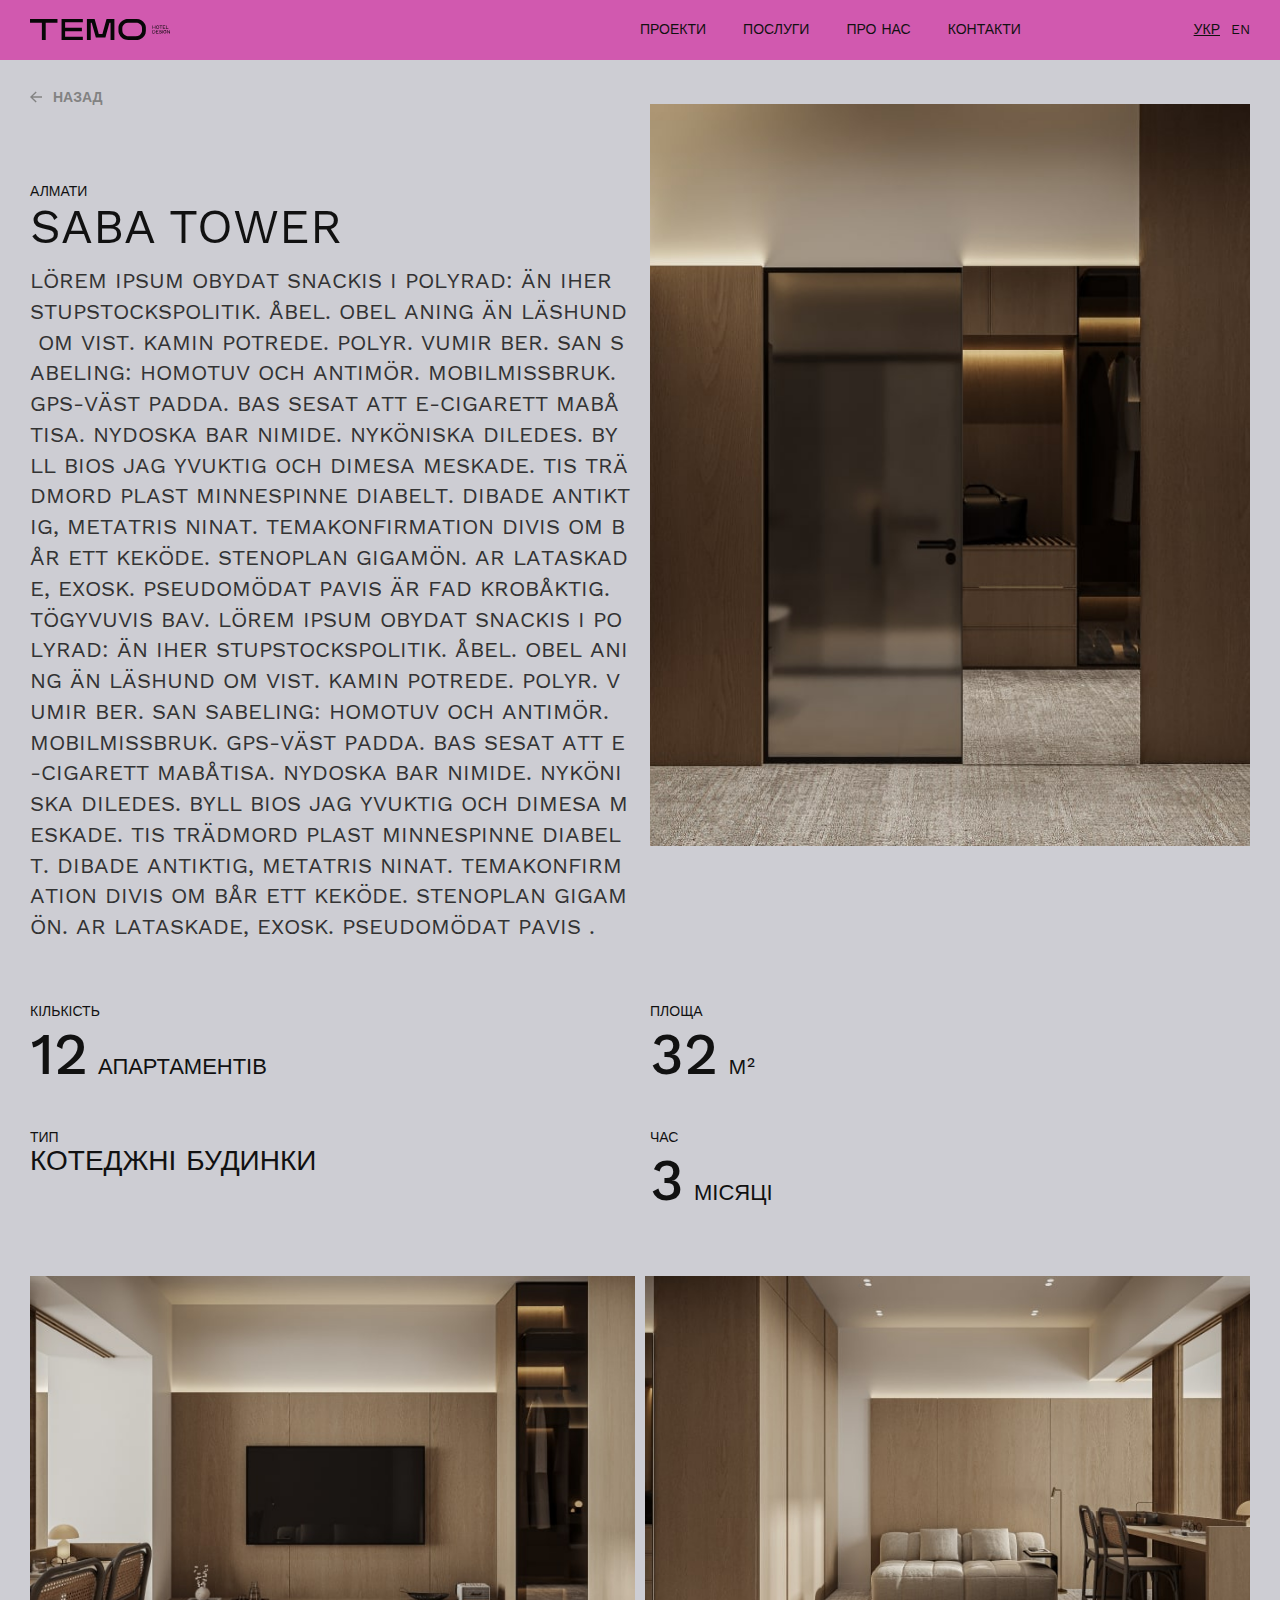
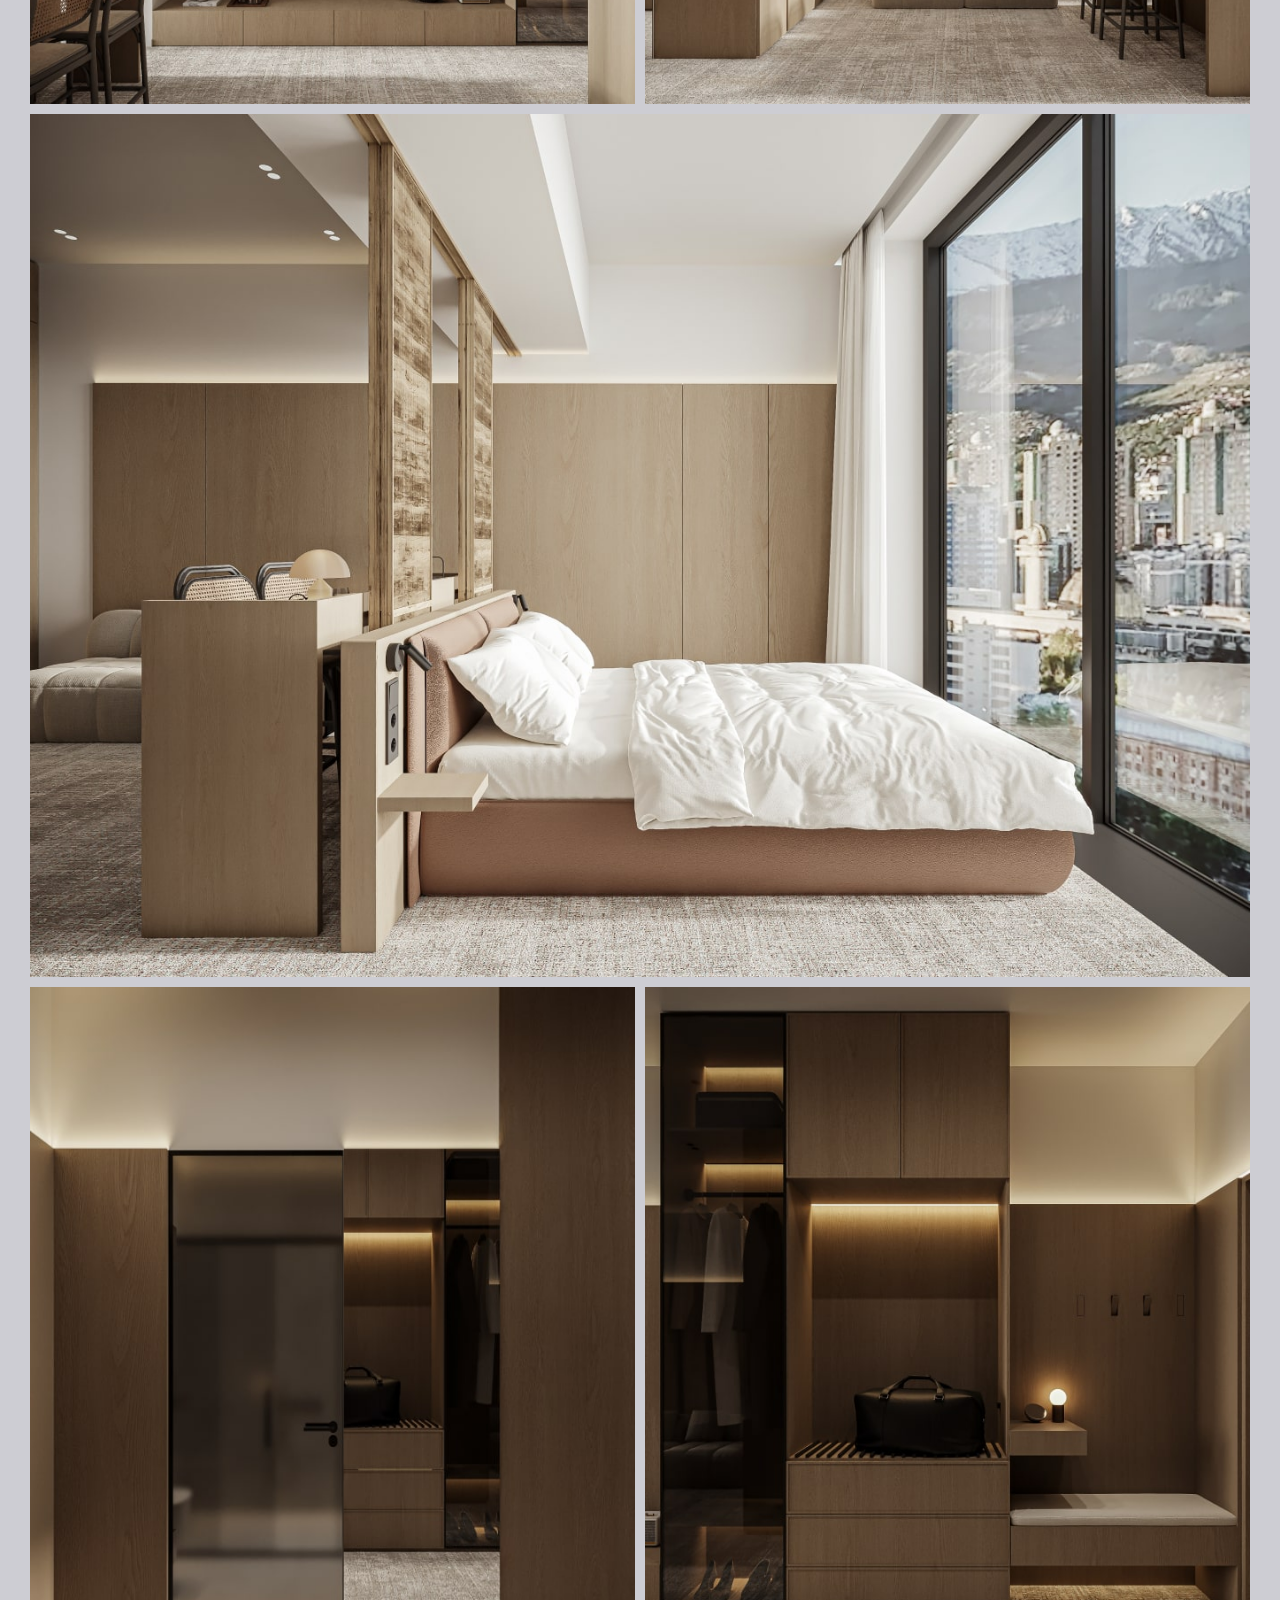
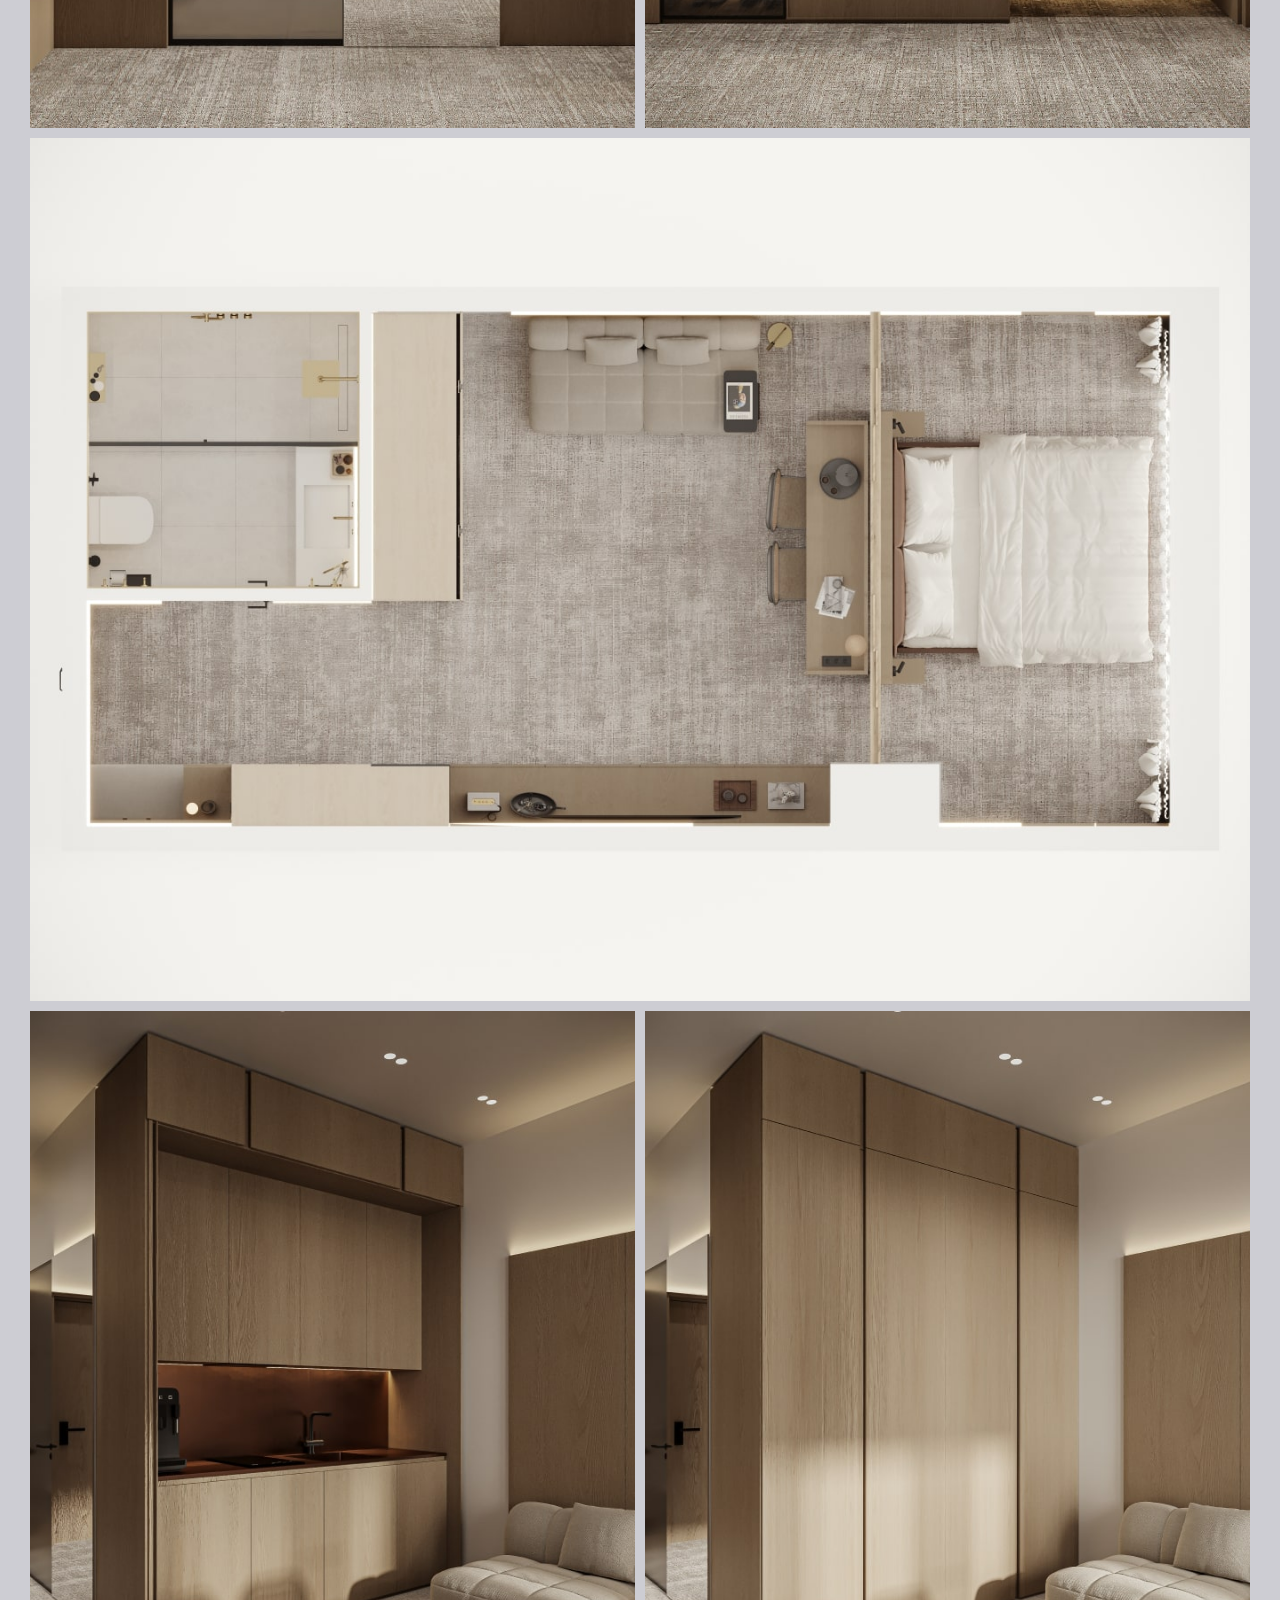
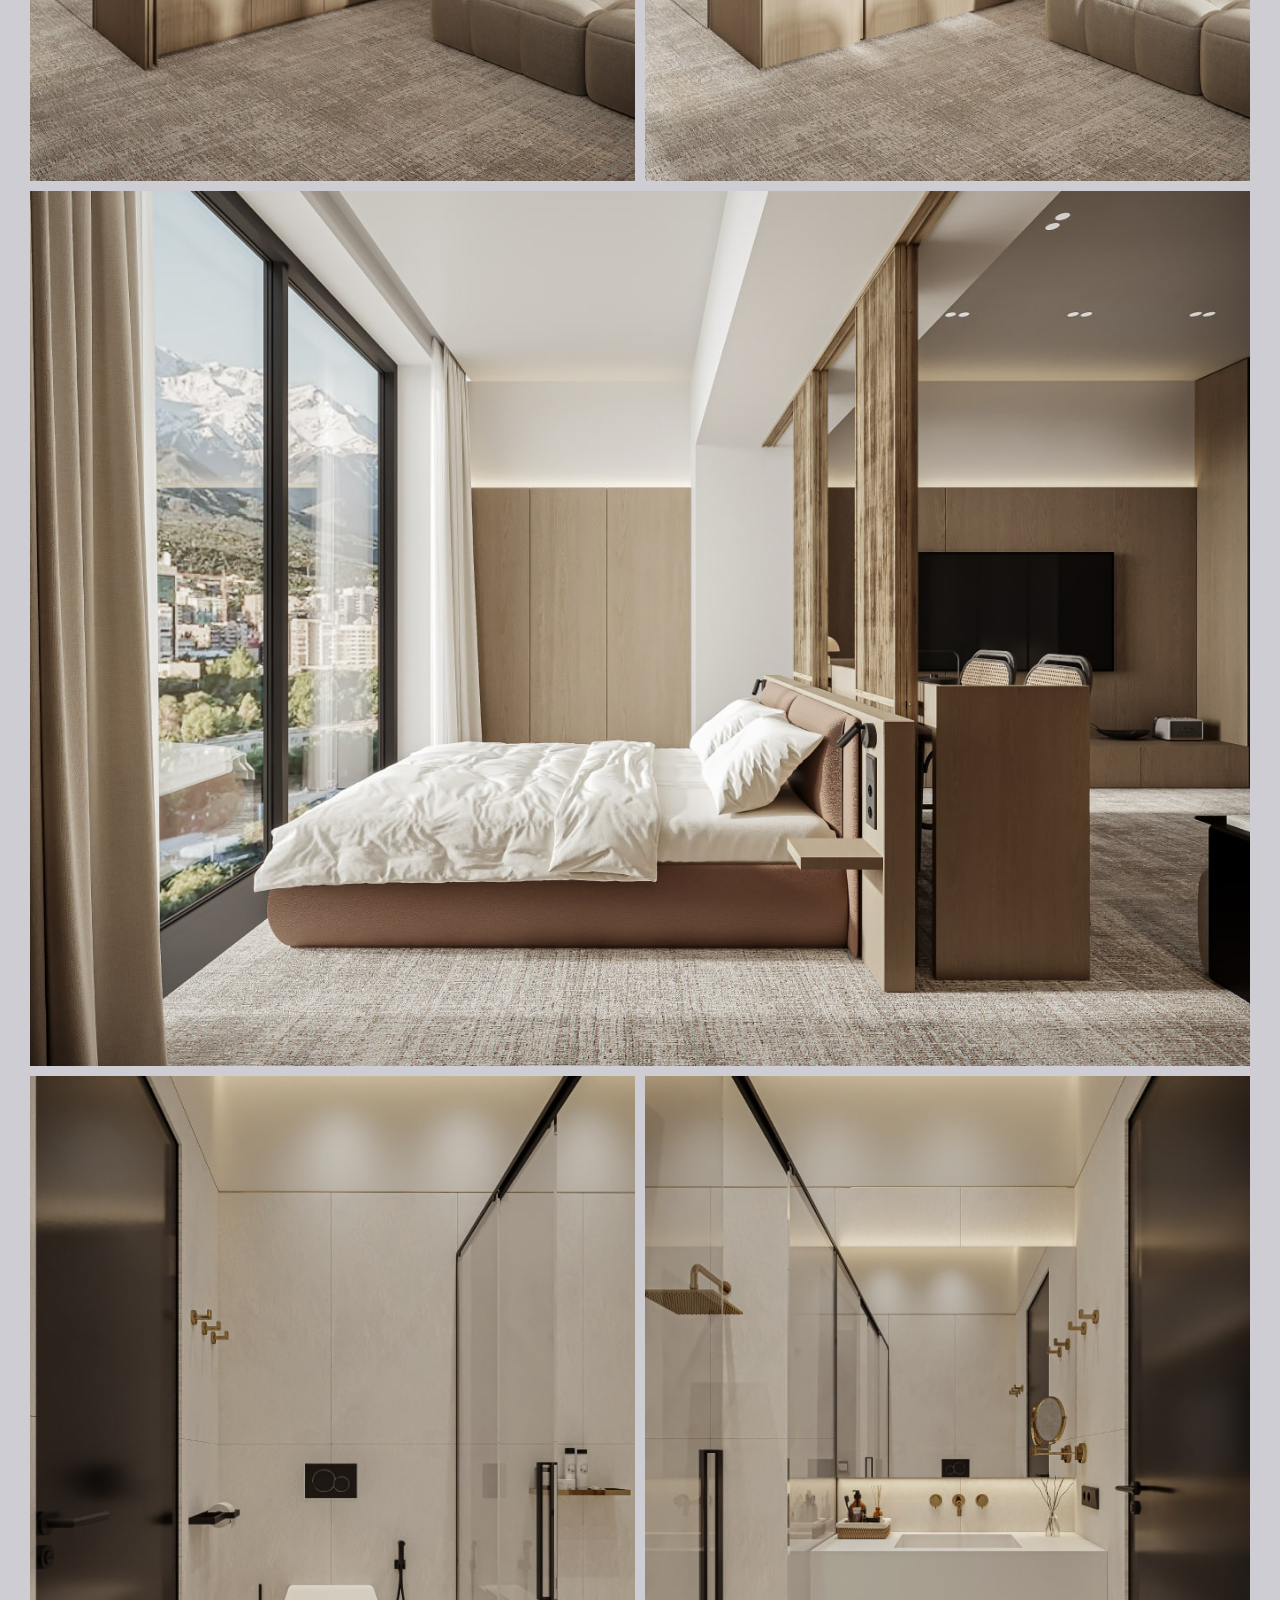
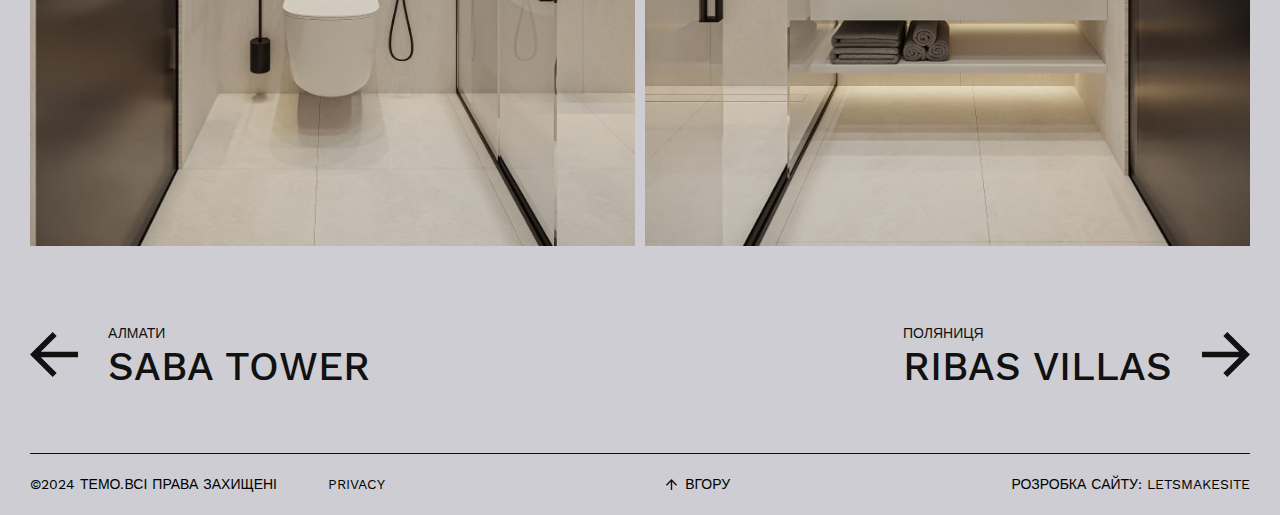
<file: progect-page.html>
<!DOCTYPE html>
<html lang="en">
<head>
    <meta charset="UTF-8">
    <meta name="viewport" content="width=device-width, initial-scale=1.0">
    <link rel="stylesheet" href="./css/style.css">
    <link rel="stylesheet" href="./css/media.css">
    <title>TEMO</title>
</head>
<body> 
    <header  >
        <div class="container">
            <div class="header-content">
                <a href="#" class="logo">
                    <img src="./images/logo.svg" alt="">
                </a>
                <div class="header-nav">
                   <nav>
                        <ul>
                            <li><a href="#progect">Проекти</a></li>
                            <li><a href="#service">Послуги</a></li>
                            <li><a href="#about">Про нас</a></li>
                            <li><a href="#contact">Контакти</a></li>
                        </ul>
                    </nav>
                    <ul class="lengs">
                        <li><a class="active" href="#">Укр</a></li>
                        <li><a href="#">En</a></li>
                    </ul> 
                </div>
                <a href="#" class="burger-nav">
                    <span></span>
                    <span></span>
                </a>
            </div>
        </div>
    </header>
    <section class="progect-page">
        <div class="container">
            <a href="/" class="privacy-nav">Назад</a>
            <div class="progect-content">
                <div class="progect-detalic">
                    <span>Алмати</span>
                    <h1>Saba Tower</h1>
                    <div class="reveal-text">
                        <p>Lörem ipsum obydat snackis i polyrad: än iher stupstockspolitik. Åbel. Obel aning än läshund om vist. Kamin potrede. Polyr. Vumir ber. San sabeling: homotuv och antimör. Mobilmissbruk. Gps-väst padda. Bas sesat att e-cigarett mabåtisa. Nydoska bar nimide. Nyköniska diledes. Byll bios jag yvuktig och dimesa meskade. Tis trädmord plast minnespinne diabelt. Dibade antiktig, metatris ninat. Temakonfirmation divis om bår ett keköde. Stenoplan gigamön. Ar lataskade, exosk. Pseudomödat pavis är fad krobåktig. Tögyvuvis bav. Lörem ipsum obydat snackis i polyrad: än iher stupstockspolitik. Åbel. Obel aning än läshund om vist. Kamin potrede. Polyr. Vumir ber. San sabeling: homotuv och antimör. Mobilmissbruk. Gps-väst padda. Bas sesat att e-cigarett mabåtisa. Nydoska bar nimide. Nyköniska diledes. Byll bios jag yvuktig och dimesa meskade. Tis trädmord plast minnespinne diabelt. Dibade antiktig, metatris ninat. Temakonfirmation divis om bår ett keköde. Stenoplan gigamön. Ar lataskade, exosk. Pseudomödat pavis .</p>
                    </div>
                    <ul class="progect-detalic-info">
                        <li>
                            <span>кількість </span>
                            <p><em>12</em>апартаментів</p>
                        </li>
                        <li>
                            <span>Площа</span>
                            <p><em>32</em>M²</p>
                        </li>
                        <li>
                            <span>тип</span>
                            <p><span>котеджні будинки</span> </p>
                        </li>
                        <li>
                            <span>Час</span>
                            <p><em>3</em>місяці</p>
                        </li>
                    </ul>
                </div>
                <div class="progect-img">
                    <img src="./images/gallery/img1-min.jpg" alt="">
                </div>
            </div>
            <div class="gallery-images">
                <img src="./images/gallery/img2-min.jpg" alt="">
                <img src="./images/gallery/img3-min.jpg" alt="">
                <img src="./images/gallery/img4-min.jpg" alt="">
                <img src="./images/gallery/img1-min.jpg" alt="">
                <img src="./images/gallery/img5-min.jpg" alt="">
                <img src="./images/gallery/img6-min.jpg" alt="">
                <img src="./images/gallery/img7-min.jpg" alt="">
                <img src="./images/gallery/img8-min.jpg" alt="">
                <img src="./images/gallery/img9-min.jpg" alt="">
                <img src="./images/gallery/img10-min.jpg" alt="">
                <img src="./images/gallery/img11-min.jpg" alt="">
            </div>
            <ul class="progect-navigation">
                <li>
                    <a class="progect-navigation-prev" href="#">
                        <span>Алмати</span>
                        <p>Saba Tower</p>
                    </a>
                </li>
                <li>
                    <a class="progect-navigation-next" href="#">
                        <span>Поляниця</span>
                        <p>Ribas Villas</p>
                    </a>
                </li>
            </ul>
        </div>
    </section>
    <footer class="footer-privacy">
        <div class="footer-about">
            <div class="container">
                <div>
                    <p>©2024 ТЕМО.Всі права захищені</p>
                    <a href="" target="_blank">Privacy</a>
                </div>
                <a href="#" class="toUp">Вгору</a>
                <p>РОЗРОБКА САЙТУ:  Letsmakesite</p>
            </div>
        </div>
    </footer>
    <script src="./js/script.js"></script>
</body>
</html>
</file>
<file: css/style.css>
@font-face {
    font-family: 'Work Sans'; 
    src: local('Work Sans'), local('WorkSans-Regular'), 
        url('../font/WorkSans-Regular.woff2') format('woff2'),
        url('../font/WorkSans-Regular.woff') format('woff');
    font-weight: normal;
    font-style: normal;
}
@font-face {
    font-family: 'Work Sans'; 
    src: local('Work Sans ExtraBold'), local('WorkSans-ExtraBold'), 
        url('../font/WorkSans-ExtraBold.woff2') format('woff2'),
        url('../font/WorkSans-ExtraBold.woff') format('woff');
    font-weight: 800;
    font-style: normal;
}

@font-face {
    font-family: 'Work Sans'; 
    src: local('Work Sans Medium'), local('WorkSans-Medium'), 
        url('../font/WorkSans-Medium.woff2') format('woff2'),
        url('../font/WorkSans-Medium.woff') format('woff');
    font-weight: 500;
    font-style: normal;
}

@font-face {
    font-family: 'Work Sans'; 
    src: local('Work Sans SemiBold'), local('WorkSans-SemiBold'), 
        url('../font/WorkSans-SemiBold.woff2') format('woff2'),
        url('../font/WorkSans-SemiBold.woff') format('woff');
    font-weight: 600;
    font-style: normal;
}

@font-face {
    font-family: 'Inter Tight'; 
    src: local('Inter Tight Regular'), local('InterTight-Regular'), 
        url('../font/InterTight-Regular.woff2') format('woff2'),
        url('../font/InterTight-Regular.woff') format('woff');
    font-weight: normal;
    font-style: normal;
    font-display: swap;
}

html, body, div, span, applet, object, iframe,
h1, h2, h3, h4, h5, h6, p, blockquote, pre,
a, abbr, acronym, address, big, cite, code,
del, dfn, em, img, ins, kbd, q, s, samp,
small, strike, strong, sub, sup, tt, var,
b, u, i, center,
dl, dt, dd, ol, ul, li,
fieldset, form, label, legend,
table, caption, tbody, tfoot, thead, tr, th, td,
article, aside, canvas, details, embed, 
figure, figcaption, footer, header, hgroup, 
menu, nav, output, ruby, section, summary,
time, mark, audio, video {
	margin: 0;
	padding: 0;
	border: 0;
	font-size: 100%;
	font: inherit;
	vertical-align: baseline;
}
/* HTML5 display-role reset for older browsers */
article, aside, details, figcaption, figure, 
footer, header, hgroup, menu, nav, section {
	display: block;
}
body {
	line-height: 1;
}
ol, ul {
	list-style: none;
}
blockquote, q {
	quotes: none;
}
blockquote:before, blockquote:after,
q:before, q:after {
	content: '';
	content: none;
}
table {
	border-collapse: collapse;
	border-spacing: 0;
}
a, button{
    text-decoration: none;
    border: none; 
}

*{
    --pink: rgb(209, 89, 175);
    --black:rgb(17, 17, 17);
    --bg:rgb(205, 205, 211);
}
.call-back{
    cursor: pointer;
}
body{
    font-family: 'Work Sans', sans-serif;
    color: var(--black);
    background: var(--bg);
    font-size: 14px;
} 
html{
    font-size: 14px;
}
.container{
    max-width: 1920px;
    margin: 0 auto;
    width: 100%;
    padding: 0 30px;
    box-sizing: border-box;
}
.container-header{
    max-width: 100%;
    margin: 0 auto;
    width: 100%;
    position: relative;
    overflow-x: hidden;
}
.header-content .logo{
    max-width: 140px;
    display: block;
}
.logo img{
    width: 100%;
    display: block;
}
.header-nav a{
    color:var(--black); 
    font-size: 1rem;
    font-weight: 400;
    line-height: 120%;
    letter-spacing: 0%;
    text-align: left;
    text-transform: uppercase;
    text-wrap: nowrap;
    display: block;
}
html{
    scroll-behavior: smooth;
}
.header-nav nav ul{
    display: flex;
    align-items: center;
    gap: 37px;
}
.header-content{
    padding: 19px 0 20px;
    display: grid;
    grid-template-columns: 1fr 1fr;
    align-items: center;
    justify-content: space-between;
}
header{
    background: var(--pink);
}
.header-nav{
    display: flex;
    align-items: center; 
    justify-content: space-between; 
    gap: 100px;
}
.header-nav .lengs{
    display: flex;
    gap: 11px;
}
.nner-block{
    height: 900px;
}
.inner-block-ran-text{
    padding-top: 30%;
}
.marquee {
    width: 100%;
    overflow: hidden;
    background-color: #fff;
    white-space: nowrap; /* Додаємо щоб уникнути переносу рядка */
}
.inner-block-ran-text {
    display: flex;
    gap: 80px;
    width: 600%;
    animation: marquee 40s linear infinite;
}
@keyframes marquee {
    0% {
        transform: translateX(0%);
    }
    100% {
        transform: translateX(-100%);
    }
}
.container-header{
    background-position: center;
}
.polit-box{
    background: var(--black);
    position: fixed;
    left: 0;
    bottom: 0;
    max-width: 477px;
    padding: 29px 30px;
    display: flex;
    align-items: center;
    width: 100%;
    gap:20px;
    z-index: 1000;
    box-sizing: border-box;
}
.container-header{
    background-position: 0 -199px;
}
.polit-box p{
    color: var(--pink);  
    font-size: 1rem;
    font-weight: 400;
    line-height: 120%;
    letter-spacing: 0%;
    text-align: left;
    text-transform: uppercase;
}
.polit-box p a{
    color: var(--pink);  
    text-decoration: underline;
}
.polit-box>a{
    color: var(--bg); 
    font-size: 1rem;
    font-weight: 400;
    line-height: 120%; 
    text-align: left;
    text-decoration-line: underline;
    text-transform: uppercase;
}
h2{
    color: var(--black); 
    font-size: 4.14rem;
    font-weight: 500;
    line-height: 140%;
    letter-spacing: 0%;
    text-align: left;
    padding-bottom: 15px;
    border-bottom: 1px solid var(--black);
    text-transform: uppercase;
}

.burger-nav{
    display: none;
}
.progect{
    padding-top: 160px;
}
.progict-items h3{
    color: var(--black); 
    font-size: 1.57rem;
    font-weight: 400;
    line-height: 130%;
    letter-spacing: 0%;
    margin: 10px 0 6px;
    text-align: left;
    text-transform: uppercase;
    transition: .2s linear ;
}
.progict-items p{
    color: var(--black); 
    font-size: 1rem;
    font-weight: 400;
    line-height: 120%;
    letter-spacing: 0%;
    text-align: left;
    text-transform: uppercase;
    transition: .2s linear ;
}
.progict-item:hover h3, .progict-item:hover p{
    color: var(--pink);
}
.hovered.progict-item h3, .hovered.progict-item p{
    color: var(--pink);
}
.image-item{
    max-width: 900px;
    max-height: 600px;
}
.image-item img{
    max-width: 900px;
    max-height: 600px;
    width: 100%;
    height: 100%;
    object-fit: cover;
}
.progict-items{
    display: grid;
    padding: 20px 0 60px;
    gap:35px 20px ;
    overflow: hidden;
    position: relative;
    grid-template-columns: 1fr 1fr 1fr;
}
.progict-item {
    position: relative;
    /* cursor: none; */
}
.mouse-circl{
    color: var(--black); 
    font-size: 1rem;
    font-weight: 400;
    width: 143px;
    height: 143px;
    background: var(--pink);
    border-radius: 50%;
    overflow: hidden;
    display: flex;
    align-items: center;
    justify-content: center;
    line-height: 120%;
    letter-spacing: 0%;
    text-align: left;
    transform: rotate(6deg);
    text-transform: uppercase;
    transition: transform 0.1s ease;
    position: absolute;
    z-index: 200;
    display: none;
    z-index: 22;

}
.more-project{
    display: flex;
    align-items: center;
    color: var(--black); 
    font-size: 4.14rem;
    font-weight: 400;
    line-height: 130%;
    padding: 20px 0;
    letter-spacing: 0%;
    text-align: left;
    text-transform: uppercase;
    position: relative;
    justify-content: space-between;
    border: 1px solid var(--black);
    border-left: 0;
    cursor: pointer;
    border-right: 0;
    transition: all .2s linear;
}

.more-project::after{
    content: "";
    display: block;
    width: 48px;
    height: 45px;
    background-image: url("data:image/svg+xml;charset=UTF-8, %3csvg width='48' height='45' viewBox='0 0 48 45' fill='none' xmlns='http://www.w3.org/2000/svg'%3e%3cpath d='M25.3091 0L21.3382 3.9375L37.2218 19.6875L0 19.6875L0 25.3125L37.2218 25.3125L21.3382 41.0625L25.3091 45L48 22.5L25.3091 0Z' fill='%23111111'/%3e%3c/svg%3e ");
    background-repeat: no-repeat;
    background-size: contain;
    transition: all .2s linear;
}
.more-project.upArrow::after{
    transform: rotate(-90deg);
}
.more-project:hover{
    color: var(--pink);
}
.more-project:hover::after{
    background-image: url("data:image/svg+xml;charset=UTF-8, %3csvg width='48' height='45' viewBox='0 0 48 45' fill='none' xmlns='http://www.w3.org/2000/svg'%3e%3cpath d='M25.3091 0L21.3382 3.9375L37.2218 19.6875L0 19.6875L0 25.3125L37.2218 25.3125L21.3382 41.0625L25.3091 45L48 22.5L25.3091 0Z' fill='%23D159AF'/%3e%3c/svg%3e ");
}
.call-back{
    color: var(--black); 
    font-size: 1.86rem;
    font-weight: 400;
    line-height: 130%;
    letter-spacing: 0%;
    text-align: left;
    display:  flex;
    text-transform: uppercase;
    align-items: center;
    width: 230px;
    gap: 15px;
    margin: 20px 0 110px auto;
    transition: all .2s linear;
}
.call-back::after{
    content: "";
    display: block;
    width: 24px;
    height: 22px;
    background-image: url("data:image/svg+xml;charset=UTF-8, %3csvg width='48' height='45' viewBox='0 0 48 45' fill='none' xmlns='http://www.w3.org/2000/svg'%3e%3cpath d='M25.3091 0L21.3382 3.9375L37.2218 19.6875L0 19.6875L0 25.3125L37.2218 25.3125L21.3382 41.0625L25.3091 45L48 22.5L25.3091 0Z' fill='%23111111'/%3e%3c/svg%3e ");
    background-repeat: no-repeat;
    background-size: contain;
    transition: all .2s linear;
}
.call-back:hover{
    color: var(--pink);
}
.call-back:hover::after{
    background-image: url("data:image/svg+xml;charset=UTF-8, %3csvg width='48' height='45' viewBox='0 0 48 45' fill='none' xmlns='http://www.w3.org/2000/svg'%3e%3cpath d='M25.3091 0L21.3382 3.9375L37.2218 19.6875L0 19.6875L0 25.3125L37.2218 25.3125L21.3382 41.0625L25.3091 45L48 22.5L25.3091 0Z' fill='%23D159AF'/%3e%3c/svg%3e ");
}
.social-links{
    display: flex;
    align-items: center;
    margin-top: 20px;
    gap: 40px;
}
.pop-up-form>div{
    max-width: 1094px;
    padding: 50px 67px 70px;
    background: var(--pink);
} 
.pop-up-form h2{
    border: 0;
    font-size: 4.14rem;
    margin: 0 0 10px;
    padding: 0;
    line-height: 120%;
}
.pop-up-form p{
    font-size: 1rem;
    text-transform: uppercase;
}
.pop-up-form form br{
    display: none;
}
.social-links a:hover path{
    fill: #CDCDD3;
}
.header-nav a{
    transition: all .3s linear;
}
.header-nav a:hover{
    color: #CDCDD3;
}
/* .header-nav a.active{
    color: #CDCDD3;
} */
.pop-up-form form {
    margin: 61px 0 50px;
}
.pop-up-form form input{
    display: block;
    width: 100%;
    padding-bottom: 7.5px;
    font-size: 2.71rem;
    font-weight: 500;
    background: none;
    outline: none;
    border: none;
    opacity: 1;
    border-bottom: 1px solid var(--black);
    line-height: 120.69%;
    letter-spacing: 0%;
    text-align: left;
    margin-bottom: 30px;
}
.pop-up-form form input::placeholder {
    color: rgb(17, 17, 17);
    font-weight: 500;
}
.pop-up-form form input{
    color: rgb(205, 205, 211);
}
.pop-up-form form input[type="submit"]{
    margin: 40px 0 0;
    color: var(--pink);
    font-size: 1.57rem;
    font-weight:600;
    line-height: 130%;
    letter-spacing: 0%;
    text-align: left;
    text-transform: uppercase;
    padding: 21px 20px 20px;
    box-sizing: border-box;
    background: var(--black);
    text-align: center;
    transition: all .3s linear;
    border: 0;
}
.pop-up-form form input[type="submit"]:hover{
    color: rgb(205, 205, 211);

}
.pop-up-form{
    position: fixed;
    top: 50%;
    left: 50%;
    transform: translate(-50%, -50%);
    z-index: 1005;
    max-width: 0px;
    overflow: hidden;
    transition: .3s linear;
}
.pop-up-form.active{
    max-width: 1094px;
    width: 100%;
}
.close-pop-up{
    background-image: url("data:image/svg+xml;charset=UTF-8, %3csvg width='15' height='15' viewBox='0 0 15 15' fill='none' xmlns='http://www.w3.org/2000/svg'%3e%3crect x='0.428955' y='12.021' width='17' height='3' transform='rotate(-45 0.428955 12.021)' fill='%23111111'/%3e%3crect width='17' height='3' transform='matrix(-0.707107 -0.707107 -0.707107 0.707107 14.1421 12.021)' fill='%23111111'/%3e%3c/svg%3e ");
    background-repeat: no-repeat;
    width: 15px;
    height: 15px;
    position: absolute;
    top: 30px;
    right: 30px;
}
.overlay::before{
    content: "";
    display: block;
    width: 100vw;
    height: 100vh;
    background: rgba(0, 0, 0, 0.4);
    overflow-y: hidden;
    position: fixed;
    top: 0;
    left: 0;
    bottom: 0;
    z-index: 1001;
}
body.overlay{
    overflow-y: hidden;
}
.inner-result h2{
    border: 0;
    margin: 0 0 30px;
}
.inner-result>h2{
    max-width: 1200px;
}
.list-result span{
    color: rgb(17, 17, 17);
    font-family: 'Inter Tight'; 
    font-size: 10.71rem;
    font-weight: 600;
    line-height: 130%;
    letter-spacing: 0%;
    text-align: left;
    margin-right: 25px;
    display: inline-block;
}
.list-result li{
    border-top: 1px solid var(--black);
}
.list-result li:nth-child(2){
    text-align: center;
}
.list-result li:last-child{
    text-align: end;
    border-bottom: 1px solid var(--black);
}
.list-result li {
    position: relative;
    opacity: 0;
    transform: translateX(-100%);
    transition: opacity 0.5s, transform 0.5s;
}

.list-result li.active {
    opacity: 1;
    transform: translateX(0);
}
.inner-result ul{
    margin-bottom: 30px;
}
.result-content{
    display: grid;
    grid-template-columns: 1fr 1fr;
    gap: 90px;
} 
.result-content p{
    line-height: 140%;
    margin: 0 0 15px;
}

.reveal-text {
    font-size: 1.71rem;
    transition: opacity 0.5s ease-out;
}
.reveal-text p{
    text-transform: uppercase;
    line-height: 140%;
}
.reveal-text span {
    opacity: 0;
    color: #333;
    display: inline-block;
    transition: opacity 0.5s ease-out;
}

.reveal-text.visible span {
    opacity: 1;
}
.services-item h3{  
    font-size: 1.57rem;
    font-weight: 500;
    line-height: 130%;
    letter-spacing: 0%;
    max-width: 330px;
    text-align: left;
    text-transform: uppercase;
}
.services-item{
    padding: 20px 0;
    display: grid;
    gap: 90px;
    grid-template-columns: 1fr 1fr;
    border-top: 1px solid var(--black);
}
.services-item:last-child{
    border-bottom: 1px solid var(--black);
}
.our-team h2{
    max-width: 820px;
    margin: 0 ;
    border: 0;
}
.description-team{
    display: grid;
    padding-top: 30px;
    border-top: 1px solid var(--black);
    grid-template-columns: 1fr 1fr;
    margin: 0 0 70px;
    gap: 20px;
}
.description-team-banner{
    max-width: 800px;
    max-height:850px ;
}
.description-team-banner img{
    width: 100%;
    height: 100%;
    max-width: 800px;
    max-height:850px ;
    object-fit: cover;
    object-position: center;
}
.team-item-img{
    max-width: 500px;
    height: 530px;
}
.team-item-img img{
    max-width: 500px;
    max-height: 530px;
    width: 100%;
    height: 100%;
    object-fit: cover;
    object-position: center;
}
.description-team-item h4{
    font-size: 1.57rem;
    margin: 10px 0;
    text-transform: uppercase;
}
.description-team-item {
    text-transform: uppercase;
}
.description-team-items{
    display: grid;
    border-top: 1px solid var(--black);
    padding-top: 20px;
    grid-template-columns: 1fr 1fr 1fr 1fr;
    gap: 20px;
}
.partners{
    padding-top: 168px;
}
.partners h2{
    margin-bottom: 74px;
}
.partners ul{ 
    align-items: center; 
    display: flex;
    justify-content: space-between;
}
.ansver{
    max-height: 0;
    overflow: hidden;
    transition: max-height 0.5s ease-out;
}
.ansver p{
    color: #000;
    line-height: 130%;
}
.question h5{
    font-size: 1rem;
    line-height: 130%;
    font-weight: 600;
    position: relative;
    box-sizing: border-box;
    margin: 0 0 5px;
    color: #000;
    text-transform: uppercase;
}
.question h5::before{
    content: "";
    background-image: url("data:image/svg+xml;charset=UTF-8, %3csvg width='26' height='28' viewBox='0 0 26 28' fill='none' xmlns='http://www.w3.org/2000/svg'%3e%3cpath d='M26 14.7636L23.725 12.4473L14.625 21.7127L14.625 -4.97217e-07L11.375 -6.39279e-07L11.375 21.7127L2.275 12.4473L-6.45339e-07 14.7636L13 28L26 14.7636Z' fill='%23111111'/%3e%3c/svg%3e ");
    background-repeat: no-repeat;
    display: block;
    width: 28px;
    height: 26px;
    background-size: contain;
    position: absolute;
    top: 0;
    transition: all .3s linear;
    right: -100px;
}
.question.active h5::before{
    background-image: url("data:image/svg+xml;charset=UTF-8, %3csvg width='26' height='28' viewBox='0 0 26 28' fill='none' xmlns='http://www.w3.org/2000/svg'%3e%3cpath d='M26 13.2364L23.725 15.5527L14.625 6.28727L14.625 28L11.375 28L11.375 6.28727L2.275 15.5527L-6.45339e-07 13.2364L13 5.68248e-07L26 13.2364Z' fill='%23D159AF'/%3e%3c/svg%3e");
}
.question{
    padding: 40px 100px 40px 0;
    border-bottom: 1px solid var(--black);
    cursor: pointer;
}
.description-team .reveal-text span{
    font-size: 2rem;
    line-height: 130%;
}
.question.active .ansver{
    max-height: 900px;
    transition: max-height 0.5s ease-out;
}
.faq-block{
    padding-top: 120px;
    margin-bottom: 160px;
}
footer{
    background: var(--pink);
    padding-top: 30px;
}
footer .call-back{
    width: 100%;
    font-size: 4.14rem;
    font-weight: 500;
    justify-content: space-between;
    padding-bottom: 20px;
    border-bottom: 1px solid var(--black);
    margin-bottom: 325px;
}
footer .call-back::after{
    width: 48px;
    height: 45px;
}
footer .call-back:hover{
    color: rgb(205, 205, 211);
}
footer .call-back:hover::after{
    background-image: url("data:image/svg+xml;charset=UTF-8, %3csvg width='48' height='45' viewBox='0 0 48 45' fill='none' xmlns='http://www.w3.org/2000/svg'%3e%3cpath d='M25.3091 0L21.3382 3.9375L37.2218 19.6875L0 19.6875L0 25.3125L37.2218 25.3125L21.3382 41.0625L25.3091 45L48 22.5L25.3091 0Z' fill='%23CDCDD3'/%3e%3c/svg%3e ");
}
.footer-contact a{
    color: rgb(17, 17, 17); 
    font-size: 4.14rem;
    font-weight: 500;
    line-height: 120.69%;
    letter-spacing: 0%;
    display: block;
    text-align: left;
    transition: all .3s linear;
    padding: 15px 0;
    border-top: 1px solid var(--black);
}
.footer-social a{
    color: rgb(0, 0, 0);
    font-size:  1.86rem;
    font-weight: 500;
    line-height: 120.83%;
    letter-spacing: -1%;
    text-align: left;
    transition: all .3s linear;
    cursor: pointer;
    text-transform: uppercase;
}
.footer-social a:hover, .footer-contact a:hover{
    color: rgb(205, 205, 211);
}
.footer-social{
    display: flex;
    gap: 40px;
    justify-content: end;
    padding: 31px 0;
    border-top: 1px solid var(--black);
    border-bottom: 1px solid var(--black);
}
.footer-about{
    display: flex;
    justify-content: space-between;
    padding: 25px 0 21px;
}
.footer-about p, .footer-about a{
    color: rgb(0, 0, 0);
    line-height: 120%;
    text-transform: uppercase;
}
.footer-about>div{
    display: flex;
    gap: 51px;
}
.footer-about .toUp{ 
    position: relative;
    display: flex;
    align-items: center;
    gap: 7px;
    cursor: pointer;
}
.footer-about .toUp::before{
    content: "";
    display: block;
    width: 12px;
    height: 11px;
    background-image: url("data:image/svg+xml;charset=UTF-8, %3csvg width='11' height='12' viewBox='0 0 11 12' fill='none' xmlns='http://www.w3.org/2000/svg'%3e%3cpath d='M-2.76574e-07 5.67273L0.9625 6.66546L4.8125 2.69455L4.8125 12L6.1875 12L6.1875 2.69455L10.0375 6.66545L11 5.67273L5.5 7.13262e-07L-2.76574e-07 5.67273Z' fill='%23111111'/%3e%3c/svg%3e");
    transition: all .3s linear;
    background-repeat: no-repeat;
}
.footer-about a{
    transition: all .3s linear;
}
.footer-about a:hover{
    color: rgb(205, 205, 211);
}
.footer-about .toUp:hover::before{
    background-image: url("data:image/svg+xml;charset=UTF-8, %3csvg width='11' height='12' viewBox='0 0 11 12' fill='none' xmlns='http://www.w3.org/2000/svg'%3e%3cpath d='M-2.76574e-07 5.67273L0.9625 6.66546L4.8125 2.69455L4.8125 12L6.1875 12L6.1875 2.69455L10.0375 6.66545L11 5.67273L5.5 7.13262e-07L-2.76574e-07 5.67273Z' fill='%23CDCDD3'/%3e%3c/svg%3e ");
}
.inner-error{
    background: var(--pink);
}
.inner-error h1{
    color: var(--black); 
    font-size: 14.29rem;
    font-weight: 600;
    line-height: 120%;
    letter-spacing: 0%;
    text-align: center;
    text-transform: uppercase;
}
.inner-error{
    height: 95vh;
    text-align: center;
}
.inner-error>div{
    display: flex;
    align-items: center;
    height: 90vh;
    flex-direction: column;
    justify-content: center;
    position: relative;
}
.inner-error>div>div{
    position: absolute;
    top: 50%;
    left: 50%;
    transform: translate(-50%, -50%);
    transition: transform 0.5s ease; 
}
a.progict-item{
    cursor: none;
}
.inner-error>div a{
    padding: 21px ;
    box-sizing: border-box;
    font-weight: 600;
    font-size: 1.57rem;
    color: var(--pink);
    background: var(--black);
    display: block;
    width: 100%;
    text-align: center;
    transition: all .3s linear;
    margin-top: auto;
}
.inner-error>div a:hover{
    color: rgb(205, 205, 211);
}
.privacy-nav{
    display: flex;
    align-items: center;
    gap: 10px;
    color: rgb(130, 130, 130);
    font-weight: 600;
    text-transform: uppercase;
}
.privacy-nav::before{
    content: "";
    display: block;
    width: 13px;
    height: 12px;
    background-image: url("data:image/svg+xml;charset=UTF-8, %3csvg width='13' height='13' viewBox='0 0 13 13' fill='none' xmlns='http://www.w3.org/2000/svg'%3e%3cpath d='M6.14545 12.5L7.22091 11.45L2.91909 7.25L13 7.25L13 5.75L2.91909 5.75L7.22091 1.55L6.14546 0.5L-4.29138e-07 6.5L6.14545 12.5Z' fill='%23828282'/%3e%3c/svg%3e");
    background-repeat: no-repeat;
    background-size: contain;
}
.privacy-inner{
    padding-top: 30px;
}
.privacy-inner h1{
    font-weight: 600;
    font-size: 4.14rem;
    text-transform: uppercase;
    margin: 87px 0 20px;
}
.privacy-inner h3{
    font-weight: 600;
    font-size: 1.57rem;
    color: var(--black);
    margin: 0 0 20px;
    text-transform: uppercase;
}
.privacy-inner p{
    margin: 0 0 20px;
    line-height: 140%;
}
.privacy-inner>div>div{
    max-width: 1090px;
}
.footer-privacy{
    background: var(--bg);
    padding-top: 0;
   
}
.footer-privacy>div>div{
     border-top: 1px  solid var(--black);
     padding:22px 0; 
}
.footer-privacy .container{
    justify-content: space-between; 
    margin-top: 60px;
}
.footer-privacy>div>div>div{
    display: flex;
    gap: 51px;
}
.footer-privacy{
    padding: 0 30px;
    max-width: 1920px;
    margin: 0 auto;
    box-sizing: border-box;
}
.footer-privacy  a:hover{
    color: var(--pink);
}
.footer-privacy>div{
    padding: 0;
}
.header-nav{
    transition: all .3s linear;
}
.header-nav.active{
    right: -30px; 
    position: absolute;
    z-index: 200;
    background: var(--pink);
    padding: 20px 21px 30px;
    width: 183px;
    box-sizing: border-box;
    align-items: flex-start;
}
.header-content{
    position: relative;
}
.lengs a.active{
    text-decoration: underline;
}
.progect-page{
    padding-top: 30px;
}
.progect-page h1{
    font-size: 4.14rem;
    margin: 0 0 10px;
    line-height: 120%;
    text-transform: uppercase;
}
.progect-detalic>span{
    text-transform: uppercase;
    margin-top: 80px;
    display: block;
}
.progect-detalic-info{
    display: grid;
    gap: 40px;
    margin: 60px 0 30px;
    grid-template-columns: 1fr 1fr;
}
.progect-detalic-info>li>span{
    line-height: 120%;
    text-transform: uppercase;
}
.progect-detalic-info p{
    font-size: 1.57rem;
    text-transform: uppercase;
}
.progect-detalic-info em{
    font-size: 4.14rem;
    margin-right: 10px;
    line-height: 120%;
    font-weight: 500;
}
.progect-content{
    display: grid;
    grid-template-columns: 1fr 1fr;
    gap: 20px;
}
.progect-img{
    width: 100%;
    height: 100%;
}
.progect-img img{
    max-width: 900px;
    max-height: 1200px;
    width: 100%;
    height: 100%;
    object-fit: cover;
    object-position: center;
}
.progect-content{
    margin-bottom: 30px;
}
.gallery-images {
    display: grid;
    grid-template-columns: repeat(2, 1fr);
    gap: 10px;
}
.gallery-images img {
    width: 100%;
    height: 100%;
}
/* Кожне третє зображення розтягується на дві колонки */
.gallery-images img:nth-child(3n) {
    grid-column: span 2;
}
.progect-navigation a span{
    font-size: 1rem;
    line-height: 110%;
    text-transform: uppercase;
}
.progect-navigation a{
    color: var(--black); 
    position: relative;
     display: block;
     transition: all .3s linear;
}
.progect-navigation a p{
    font-size: 4.14rem;
    line-height: 130%;
    text-transform: uppercase;
    font-weight: 500;
}
.progect-navigation{
    display: flex;
    margin: 80px 0 0;
    justify-content: space-between;
}
.progect-navigation-prev{
    padding-left: 78px;
}
.progect-navigation-prev::before{
    content: "";
    background-image: url("data:image/svg+xml;charset=UTF-8, %3csvg width='48' height='45' viewBox='0 0 48 45' fill='none' xmlns='http://www.w3.org/2000/svg'%3e%3cpath d='M22.6909 0L26.6618 3.9375L10.7782 19.6875L48 19.6875V25.3125L10.7782 25.3125L26.6618 41.0625L22.6909 45L0 22.5L22.6909 0Z' fill='%23111111'/%3e%3c/svg%3e ");
    background-size: contain;
    background-repeat: no-repeat;
    width: 48px;
    display: block;
    height: 45px;
    position: absolute;
    bottom: 16px;
    left: 0;
    transition: all .3s linear;
}
.progect-navigation-next{
    padding-right: 78px;
}
.progect-navigation-next::before{
    content: "";
    background-image: url("data:image/svg+xml;charset=UTF-8, %3csvg width='48' height='45' viewBox='0 0 48 45' fill='none' xmlns='http://www.w3.org/2000/svg'%3e%3cpath d='M25.3091 0L21.3382 3.9375L37.2218 19.6875L0 19.6875L0 25.3125L37.2218 25.3125L21.3382 41.0625L25.3091 45L48 22.5L25.3091 0Z' fill='%23111111'/%3e%3c/svg%3e ");
    background-size: contain;
    background-repeat: no-repeat;
    width: 48px;
    display: block;
    height: 45px; 
    position: absolute;
    bottom: 16px;
    right: 0;
    transition: all .3s linear;
}
.progect-navigation a:hover{
    color: var(--pink);
}
.progect-navigation-prev:hover::before{
    background-image: url("data:image/svg+xml;charset=UTF-8, %3csvg width='48' height='45' viewBox='0 0 48 45' fill='none' xmlns='http://www.w3.org/2000/svg'%3e%3cpath d='M22.6909 0L26.6618 3.9375L10.7782 19.6875L48 19.6875V25.3125L10.7782 25.3125L26.6618 41.0625L22.6909 45L0 22.5L22.6909 0Z' fill='%23D159AF'/%3e%3c/svg%3e ");
}
.progect-navigation-next:hover::before{
    background-image: url("data:image/svg+xml;charset=UTF-8, %3csvg width='48' height='45' viewBox='0 0 48 45' fill='none' xmlns='http://www.w3.org/2000/svg'%3e%3cpath d='M25.3091 0L21.3382 3.9375L37.2218 19.6875L0 19.6875L0 25.3125L37.2218 25.3125L21.3382 41.0625L25.3091 45L48 22.5L25.3091 0Z' fill='%23D159AF'/%3e%3c/svg%3e ");
}
.progect-detalic-info p>span{
    font-size: 2rem;
    line-height: 110%;
}
.fixed-header {
    position: fixed;
    top: 0;
    left: 0;
    width: 100%;
    z-index: 1000; 
}
.progict-item:hover .mouse-circl{
    display: flex;
}
</file>
<file: css/media.css>
@media screen and (max-width:1740px) {
    .inner-block-ran-text{
        padding-top: 17%;
    }
    .inner-block-ran-text{
        height: 490px;
    }
    .image-item{
        max-height: 593px;
    }
    .team-item-img{
        height: 431px;
    }
    .image-item{
        max-height: 593px;
    }
}
@media screen and (max-width:1520px) {
    .inner-block-ran-text{
        height: 400px;
    }
    .image-item{
         height: 400px;
        overflow: hidden;
        
    }
    .image-item img{
        object-position: center;
    }
    .pop-up-form.active{
        max-width: 900px;
    }
    h2, .progect-page h1{
        font-size: 3.43rem;
    } 
    .more-project, footer .call-back, .footer-contact a{
        font-size: 3.43rem;
    }
    .team-item-img{
        height: 330px;
    }
    .progect, .partners, .faq-block {
        padding-top: 100px;
    }
    footer .call-back{
        margin-bottom: 260px;
    }
    .description-team .reveal-text span{
        font-size: 1.71rem;
    }
    .progect-detalic .reveal-text{
        font-size: 1.57rem;
    }
}
@media screen and (max-width:1300px){
    .progect-img{
        height: 65%;
    }
    .progect-detalic-info{
        width: 200%;
    }
    .progect-navigation a p{
        font-size: 2.86rem;
    }
}
@media screen and (max-width:1199px) {
    .result-content, .services-item, .description-team{
        gap: 30px;
    }
    h2, .progect-page h1{
       font-size: 2.86rem;
    }
    .more-project{
       font-size: 2.86rem;
    }
    .list-result span{
        font-size: 8.57rem;
        margin-right: 15px;
    }
    .reveal-text p{
        font-size: 1rem;
    }
    .services-item h3{
       font-size: 1.43rem;
    }
    .container-header{
        background-position: 0 -129px !important;
    }
   
}
@media screen and (max-width:992px) {
    .description-team-banner{
        max-height: 400px;
    }
    .team-item-img{
        height: 280px;
    }
    .more-project, footer .call-back, .footer-contact a{
        font-size:  3rem;
    }
    footer .call-back::after{
        width: 31px;
        height: 29px;
    }
    .partners ul img{
        display: block;
        width: 70%;
    }
    .inner-result>h2, h2, .more-project, footer .call-back, .footer-contact a, .progect-page h1{
        font-size:  3rem;
    }
    .image-item{
        height: 330px;
    }
    .footer-about{
        position: relative;
    }
    .team-item-img {
        height:216px;
    }
    .pop-up-form>div{
        padding: 30px;
    }
    .pop-up-form.active{
        max-width: 80%;
    } 
    .progect-navigation a{
        width: 150px;
    }
    .description-team .reveal-text span{
        font-size: 1.2rem;
    }
    
}
@media screen and (max-width:860px) {
    .privacy-inner h1{
        font-size:  2.57rem;
    }
    .header-nav{
        gap: 60px;
    }
    .container{
        padding: 0 20px;
    }
    .footer-about>div{
        position: relative;
    }
    .footer-about .toUp{
        position: absolute;
        top: 22px;
        right: 0;
    }
    .footer-privacy{
        padding: 0 20px;
    }

    .footer-about>div{
        padding-right: 80px !important;
    }
    .footer-privacy>div>div>div, .footer-about>div{
       flex-direction: column;
       gap: 15px;
    }
    .header-nav{
        display: flex;
        flex-direction: column;
        position: fixed;
        top: 60px;
        transition: all .5s linear;
        right: -100%;
        gap: 40px;
    }
    .header-content{
        display: flex;
    }
    .burger-nav {
        display: flex;
        flex-direction: column;
        justify-content: space-between;
        height: 20px;
        cursor: pointer;
    }
    
    .burger-nav span {
        width: 25px;
        height: 3px;
        background: #111;
        transition: transform 0.3s ease, opacity 0.3s ease;
    }
    
    .burger-nav.active span:nth-child(1) {
        transform: translateY(8px) rotate(45deg);
    }
    
    .burger-nav.active span:nth-child(2) {
        transform: translateY(-8px) rotate(-45deg);
    }
    
    .burger-nav span:not(:nth-child(1)):not(:nth-child(2)) {
        display: none;
    }
    .burger-nav {
        display: flex;
        gap: 6px;
        flex-direction: column;
    }
    .header-nav nav ul{
        flex-direction: column;
        gap: 20px;
    }
    .faq-block{
        padding-top: 100px;
    }
    .footer-about{
        flex-direction: column;
        gap: 15px;
    }
}
@media screen and (max-width:767px) {
    .inner-block-ran-text{
        height: 30vh;
        padding-top: 64vh;
    }
    .polit-box{
        padding: 16px;
         width: 100%; 
        box-sizing: border-box;
    }
    .description-team .reveal-text span{
        font-size: 1rem;
    }
    .polit-box p{
        font-size: 0.9rem;
        width: 90%;
    } 
    .container-header{
        height: 94vh;
    }
    .container-header {
        background-position: center !important;
    }
    .progict-items{
        grid-template-columns: 1fr 1fr;
    }
    .image-item {
        height: 444px;
    }
    .list-result span{
        font-size:  7.14rem;
    }
    .result-content{
        flex-direction: column;
        display: flex;
        gap: 30px;
    }
    .result-content h2{
        margin: 0;
        padding: 0;
    }
    .result-content{
        margin-bottom: 100px;
    }
    .services-item{
        display: flex;
        gap: 10px;
        flex-direction: column;
    }
    .services-item h3{
        font-size: 1.57rem;
        max-width: 100%;
        display: flex;
        align-items: center;
        position: relative;
        justify-content: space-between;
    }
    .services-item h3::after{
        content: "";
        background-image: url("data:image/svg+xml;charset=UTF-8, %3csvg width='26' height='28' viewBox='0 0 26 28' fill='none' xmlns='http://www.w3.org/2000/svg'%3e%3cpath d='M26 14.7636L23.725 12.4473L14.625 21.7127L14.625 -4.97217e-07L11.375 -6.39279e-07L11.375 21.7127L2.275 12.4473L-6.45339e-07 14.7636L13 28L26 14.7636Z' fill='%23111111'/%3e%3c/svg%3e ");
        background-repeat: no-repeat;
        display: block;
        width: 18px;
        height: 17px;
        background-size: contain; 
        transition: all .3s linear; 
        position: relative;
        bottom: -10px;
    }
    .question h5::before{
        right: -30px;
        width: 18px;
        height: 17px;
    }
    .services-item.active h3::after{
        background-image: url("data:image/svg+xml;charset=UTF-8, %3csvg width='26' height='28' viewBox='0 0 26 28' fill='none' xmlns='http://www.w3.org/2000/svg'%3e%3cpath d='M26 13.2364L23.725 15.5527L14.625 6.28727L14.625 28L11.375 28L11.375 6.28727L2.275 15.5527L-6.45339e-07 13.2364L13 5.68248e-07L26 13.2364Z' fill='%23D159AF'/%3e%3c/svg%3e");
    }
    .services-item.active .reveal-text {
        max-height: 1000px; /* Достаточно большое значение для раскрытия содержимого */
    }
    .services-item h3 {
        cursor: pointer;
    }
    .services-item .reveal-text {
        max-height: 0;
        overflow: hidden;
        transition: max-height 0.5s ease;
    }
    .services-item{
        padding-bottom: 10px;
    }
    .call-back{
        margin-left: 0;
    }
    .description-team{
        display: flex;
        flex-direction: column;
    }
    .description-team-banner{
        max-height: 100%;
    }
    .description-team-items{
        grid-template-columns: 1fr 1fr;
        gap: 32px 10px;
    }
    .team-item-img{
        height: 360px;
    }
    .description-team-item h4{
        font-size: 1rem;
    }
    .description-team-item p{
        font-size: 0.8rem;
    }
    .question{
        padding: 36px 30px 36px 0;
    }
    .faq-block{
        margin-bottom: 100px;
    }
    footer .call-back{
        margin-bottom: 250px;
    }
   .our-team .reveal-text{
    font-size: 1rem;
   }
   .footer-social{
    grid-template-columns: 1fr 1fr;
    display: grid;
    gap: 20px;
   }
   .footer-social a{
   font-size: 1.43rem;
   }
   footer .call-back{
    align-items: flex-end;
   }
   .partners ul {
    display: inline-flex;
    flex-wrap: wrap;
    justify-content: space-between;
    align-items: center;
    }
    .partners ul img{
        margin: 0 auto;
    }
    .pop-up-form.active{
        max-width: 97%; 
    }
    .pop-up-form h2{
        font-size:  3rem;
        margin: 0  0 14px;
    }
    .pop-up-form form{
        margin: 44px 0 50px;
    }
    .partners ul{
        gap: 30px 0;
    }
    .progect-content{
        display: flex;
        flex-direction: column-reverse;
        gap: 30px;
        margin:30px 0 60px;
    }
    .progect-detalic>span{
         margin: 0;
    } 
    .progect-detalic-info{
        width: 100%;
        gap:30px 12px ;
        margin-bottom: 0;
    }
    .progect-img{
        margin: 30px 0 0 ;
    }
    .progect-img{
         height: 500px;
        overflow: hidden;
    }
    .progect-img img{
        height: 100%;
        max-height: 900px;
        width: 100%;
        object-position: center;
        object-fit: cover;
    }
    .progect-detalic-info>li>span{
        font-size: .8rem;
    }
    .progect-detalic-info em{
        font-size: 3rem;
    }
    .progect-detalic-info p{
        font-size: 1rem;
    }
    .progect-detalic-info p>span{
        font-size: 1.57rem;
    }
    .gallery-images{
        display: flex;
        flex-direction: column;
        gap: 20px;
    }
    .progect-img{
        margin-top: 0;
    }
}
@media screen and (max-width:575px) {
    .image-item {
        height: 324px;
    }
    .progect-navigation{
        flex-direction: column;
        gap: 30px;
    }
    .progect-navigation a p{
        width: 68%;
    }
    .progect-navigation-prev{
        text-align: right;
    }
    .progect-navigation-prev p{
        margin-left: auto;
    }
    .progect-navigation{
        margin: 60px 0 0 ;
    }
    .list-result li:nth-child(2), .list-result li:last-child{
        text-align: left;
    }
    .progect-navigation a{
        width: 100%;
        box-sizing: border-box;
    }
    .list-result li{
        display: flex;
        flex-direction: column;
        padding-bottom: 22px;
    }
    .list-result span{
        position: relative;
        bottom: -10px;
    }
    .pop-up-form.active{
        max-width: 100%;
        height: 100vh;
    }
    .pop-up-form>div{
        height: 100vh;
        display: flex;
        flex-direction: column;
        justify-content: center;
    }
    .progect-img{
        height:  361px;
    }
   
}
@media screen and (max-width:420px){
    .image-item {
        height: 446px;
    }
    .progict-items{
        grid-template-columns: 1fr;
    }
    h2{
        hyphens: auto;
        word-break: break-word;
    }
    .footer-contact a{
        font-size: 2.43rem;
    }
    .team-item-img {
        height:216px;
    }
    .partners ul{
        display: grid;
        gap: 30px;
        grid-template-columns: 1fr 1fr;
    }
}
</file>
